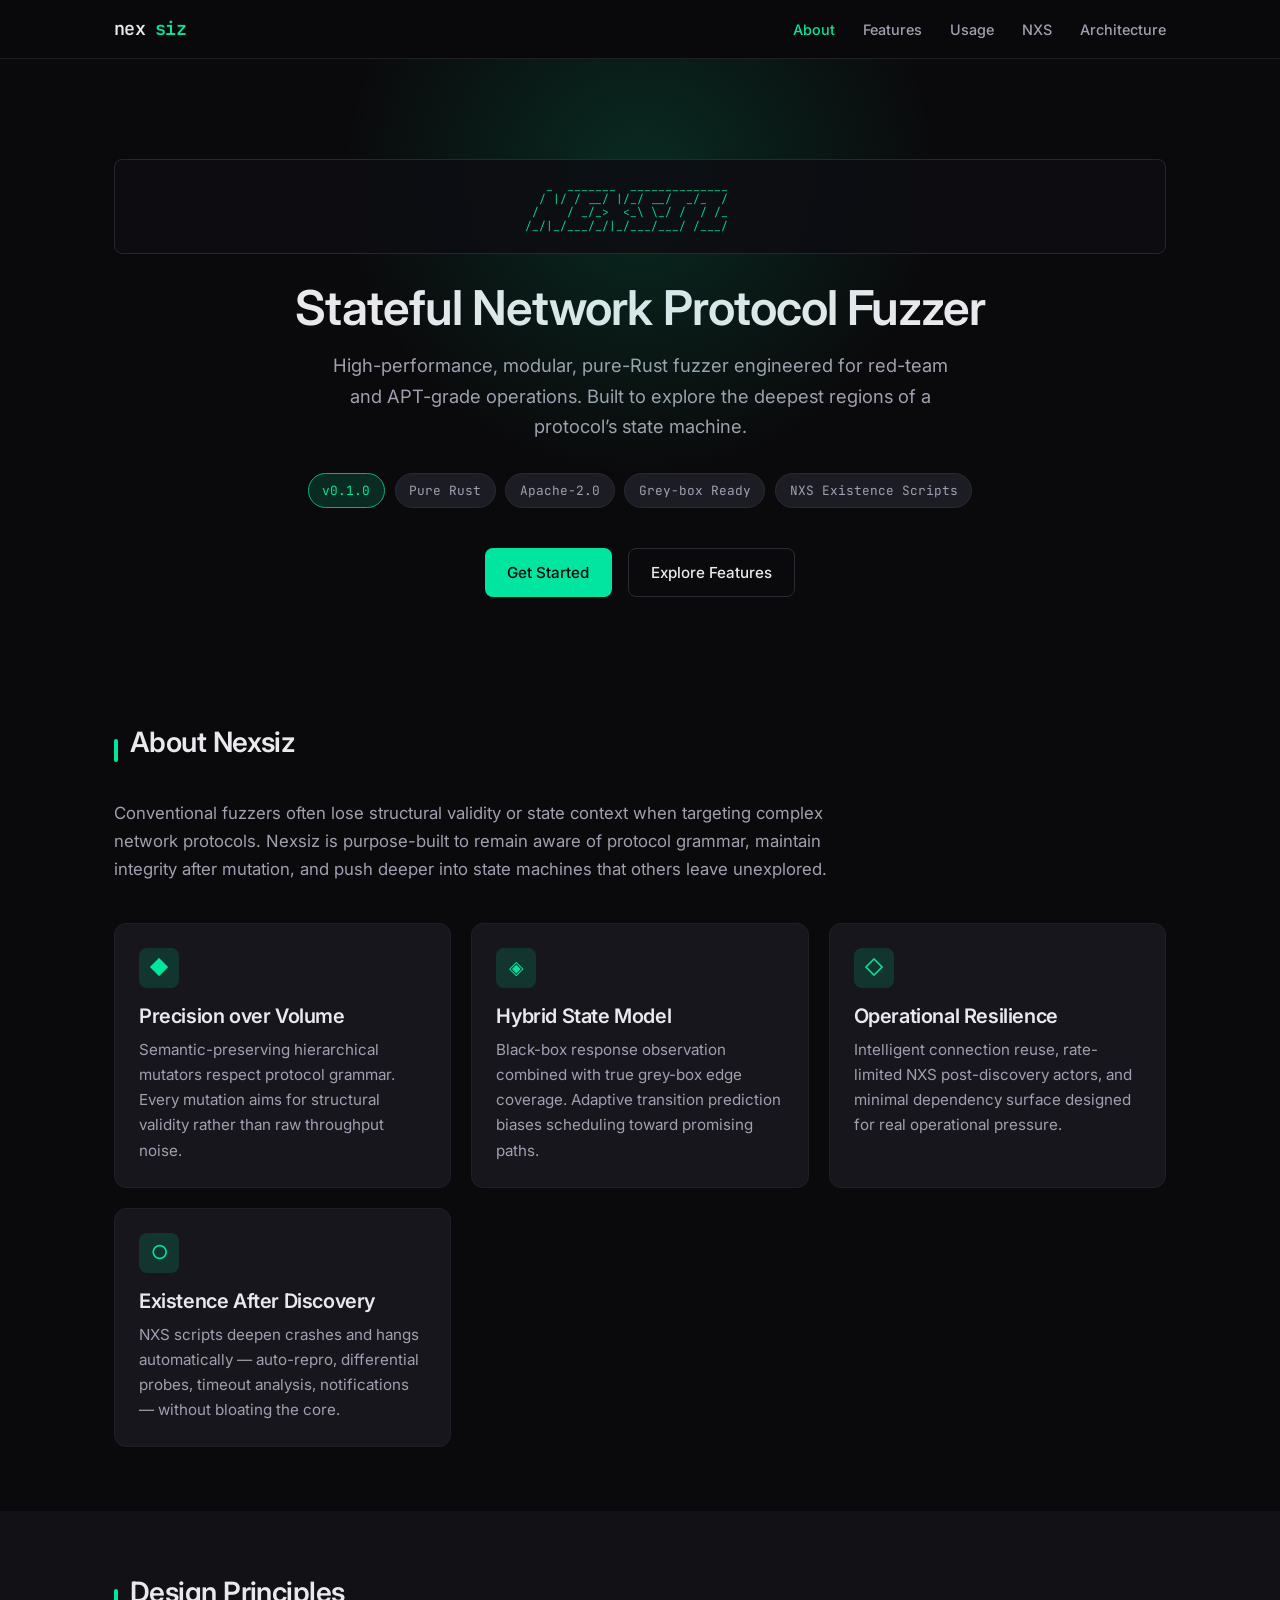
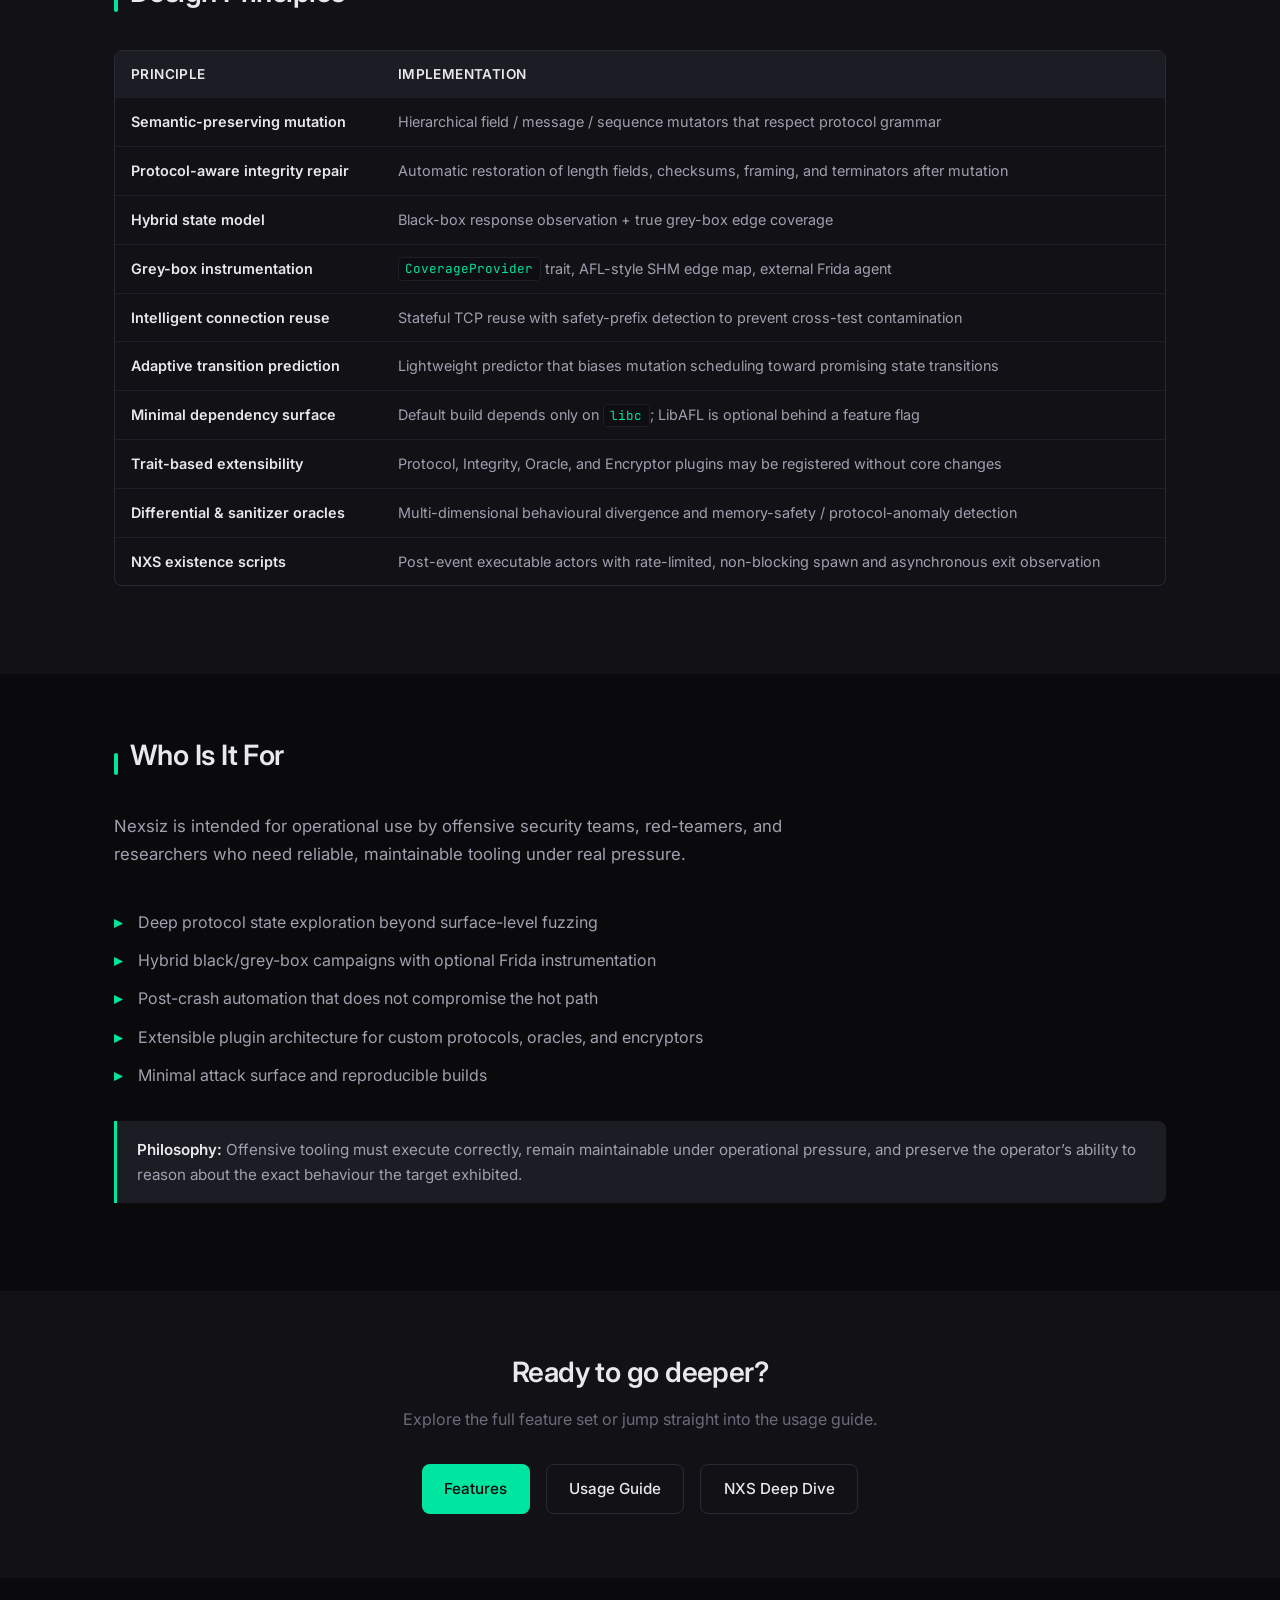
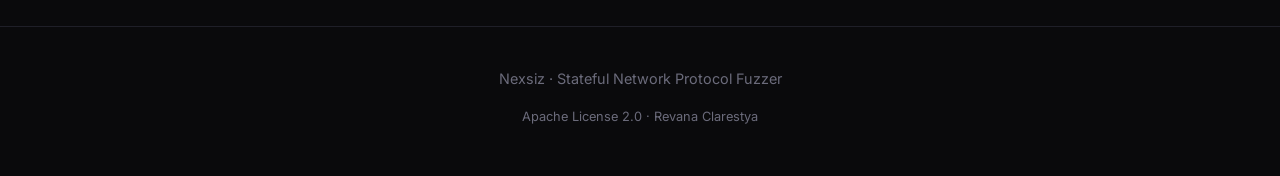
<file: index.html>
<!DOCTYPE html>
<html lang="en">
<head>
  <meta charset="UTF-8">
  <meta name="viewport" content="width=device-width, initial-scale=1.0">
  <meta name="description" content="Nexsiz – Stateful Network Protocol Fuzzer. Precision over noise. Depth over breadth.">
  <title>Nexsiz – Stateful Network Protocol Fuzzer</title>
  <link rel="stylesheet" href="css/style.css">
  <link rel="preconnect" href="https://fonts.googleapis.com">
  <link rel="preconnect" href="https://fonts.gstatic.com" crossorigin>
  <link href="https://fonts.googleapis.com/css2?family=Inter:wght@400;500;600;700&family=JetBrains+Mono:wght@400;500;600&display=swap" rel="stylesheet">
</head>
<body>
  <nav class="navbar">
    <div class="nav-inner">
      <a href="index.html" class="logo">nex<span>siz</span></a>
      <button class="nav-toggle" aria-label="Menu">☰</button>
      <ul class="nav-links">
        <li><a href="index.html" class="active">About</a></li>
        <li><a href="features.html">Features</a></li>
        <li><a href="usage.html">Usage</a></li>
        <li><a href="nxs.html">NXS</a></li>
        <li><a href="architecture.html">Architecture</a></li>
      </ul>
    </div>
  </nav>

  <header class="hero">
    <div class="container">
      <pre class="ascii-banner">   _  _______  ______________    
  / |/ / __/ |/_/ __/  _/_  /    
 /    / _/_>  &lt;_\ \_/ /  / /_    
/_/|_/___/_/|_/___/___/ /___/    </pre>
      <h1>Stateful Network Protocol Fuzzer</h1>
      <p class="tagline">
        High-performance, modular, pure-Rust fuzzer engineered for red-team and APT-grade operations.
        Built to explore the deepest regions of a protocol’s state machine.
      </p>
      <div class="hero-badges">
        <span class="badge accent">v0.1.0</span>
        <span class="badge">Pure Rust</span>
        <span class="badge">Apache-2.0</span>
        <span class="badge">Grey-box Ready</span>
        <span class="badge">NXS Existence Scripts</span>
      </div>
      <div class="btn-group">
        <a href="usage.html" class="btn btn-primary">Get Started</a>
        <a href="features.html" class="btn btn-secondary">Explore Features</a>
      </div>
    </div>
  </header>

  <main>
    <section>
      <div class="container">
        <div class="section-title">
          <h2>About Nexsiz</h2>
        </div>
        <p class="section-lead">
          Conventional fuzzers often lose structural validity or state context when targeting complex network protocols.
          Nexsiz is purpose-built to remain aware of protocol grammar, maintain integrity after mutation, and push deeper into state machines that others leave unexplored.
        </p>

        <div class="grid grid-2">
          <div class="card">
            <div class="card-icon">◆</div>
            <h3>Precision over Volume</h3>
            <p>Semantic-preserving hierarchical mutators respect protocol grammar. Every mutation aims for structural validity rather than raw throughput noise.</p>
          </div>
          <div class="card">
            <div class="card-icon">◈</div>
            <h3>Hybrid State Model</h3>
            <p>Black-box response observation combined with true grey-box edge coverage. Adaptive transition prediction biases scheduling toward promising paths.</p>
          </div>
          <div class="card">
            <div class="card-icon">◇</div>
            <h3>Operational Resilience</h3>
            <p>Intelligent connection reuse, rate-limited NXS post-discovery actors, and minimal dependency surface designed for real operational pressure.</p>
          </div>
          <div class="card">
            <div class="card-icon">○</div>
            <h3>Existence After Discovery</h3>
            <p>NXS scripts deepen crashes and hangs automatically — auto-repro, differential probes, timeout analysis, notifications — without bloating the core.</p>
          </div>
        </div>
      </div>
    </section>

    <section style="background: var(--bg-secondary);">
      <div class="container">
        <div class="section-title">
          <h2>Design Principles</h2>
        </div>
        <div class="table-wrap">
          <table>
            <thead>
              <tr>
                <th>Principle</th>
                <th>Implementation</th>
              </tr>
            </thead>
            <tbody>
              <tr>
                <td><strong>Semantic-preserving mutation</strong></td>
                <td>Hierarchical field / message / sequence mutators that respect protocol grammar</td>
              </tr>
              <tr>
                <td><strong>Protocol-aware integrity repair</strong></td>
                <td>Automatic restoration of length fields, checksums, framing, and terminators after mutation</td>
              </tr>
              <tr>
                <td><strong>Hybrid state model</strong></td>
                <td>Black-box response observation + true grey-box edge coverage</td>
              </tr>
              <tr>
                <td><strong>Grey-box instrumentation</strong></td>
                <td><code>CoverageProvider</code> trait, AFL-style SHM edge map, external Frida agent</td>
              </tr>
              <tr>
                <td><strong>Intelligent connection reuse</strong></td>
                <td>Stateful TCP reuse with safety-prefix detection to prevent cross-test contamination</td>
              </tr>
              <tr>
                <td><strong>Adaptive transition prediction</strong></td>
                <td>Lightweight predictor that biases mutation scheduling toward promising state transitions</td>
              </tr>
              <tr>
                <td><strong>Minimal dependency surface</strong></td>
                <td>Default build depends only on <code>libc</code>; LibAFL is optional behind a feature flag</td>
              </tr>
              <tr>
                <td><strong>Trait-based extensibility</strong></td>
                <td>Protocol, Integrity, Oracle, and Encryptor plugins may be registered without core changes</td>
              </tr>
              <tr>
                <td><strong>Differential &amp; sanitizer oracles</strong></td>
                <td>Multi-dimensional behavioural divergence and memory-safety / protocol-anomaly detection</td>
              </tr>
              <tr>
                <td><strong>NXS existence scripts</strong></td>
                <td>Post-event executable actors with rate-limited, non-blocking spawn and asynchronous exit observation</td>
              </tr>
            </tbody>
          </table>
        </div>
      </div>
    </section>

    <section>
      <div class="container">
        <div class="section-title">
          <h2>Who Is It For</h2>
        </div>
        <p class="section-lead">
          Nexsiz is intended for operational use by offensive security teams, red-teamers, and researchers who need reliable, maintainable tooling under real pressure.
        </p>
        <ul class="feature-list">
          <li>Deep protocol state exploration beyond surface-level fuzzing</li>
          <li>Hybrid black/grey-box campaigns with optional Frida instrumentation</li>
          <li>Post-crash automation that does not compromise the hot path</li>
          <li>Extensible plugin architecture for custom protocols, oracles, and encryptors</li>
          <li>Minimal attack surface and reproducible builds</li>
        </ul>
        <div class="callout mt-4">
          <p><strong>Philosophy:</strong> Offensive tooling must execute correctly, remain maintainable under operational pressure, and preserve the operator’s ability to reason about the exact behaviour the target exhibited.</p>
        </div>
      </div>
    </section>

    <section style="background: var(--bg-secondary);">
      <div class="container" style="text-align: center;">
        <h2 style="margin-bottom: 1rem;">Ready to go deeper?</h2>
        <p class="text-muted" style="margin-bottom: 2rem;">Explore the full feature set or jump straight into the usage guide.</p>
        <div class="btn-group">
          <a href="features.html" class="btn btn-primary">Features</a>
          <a href="usage.html" class="btn btn-secondary">Usage Guide</a>
          <a href="nxs.html" class="btn btn-secondary">NXS Deep Dive</a>
        </div>
      </div>
    </section>
  </main>

  <footer>
    <div class="container">
      <p>Nexsiz · Stateful Network Protocol Fuzzer</p>
      <p class="text-muted" style="margin-top: 1rem; font-size: 0.8rem;">Apache License 2.0 · Revana Clarestya</p>
    </div>
  </footer>

  <script src="js/main.js"></script>
</body>
</html>
</file>
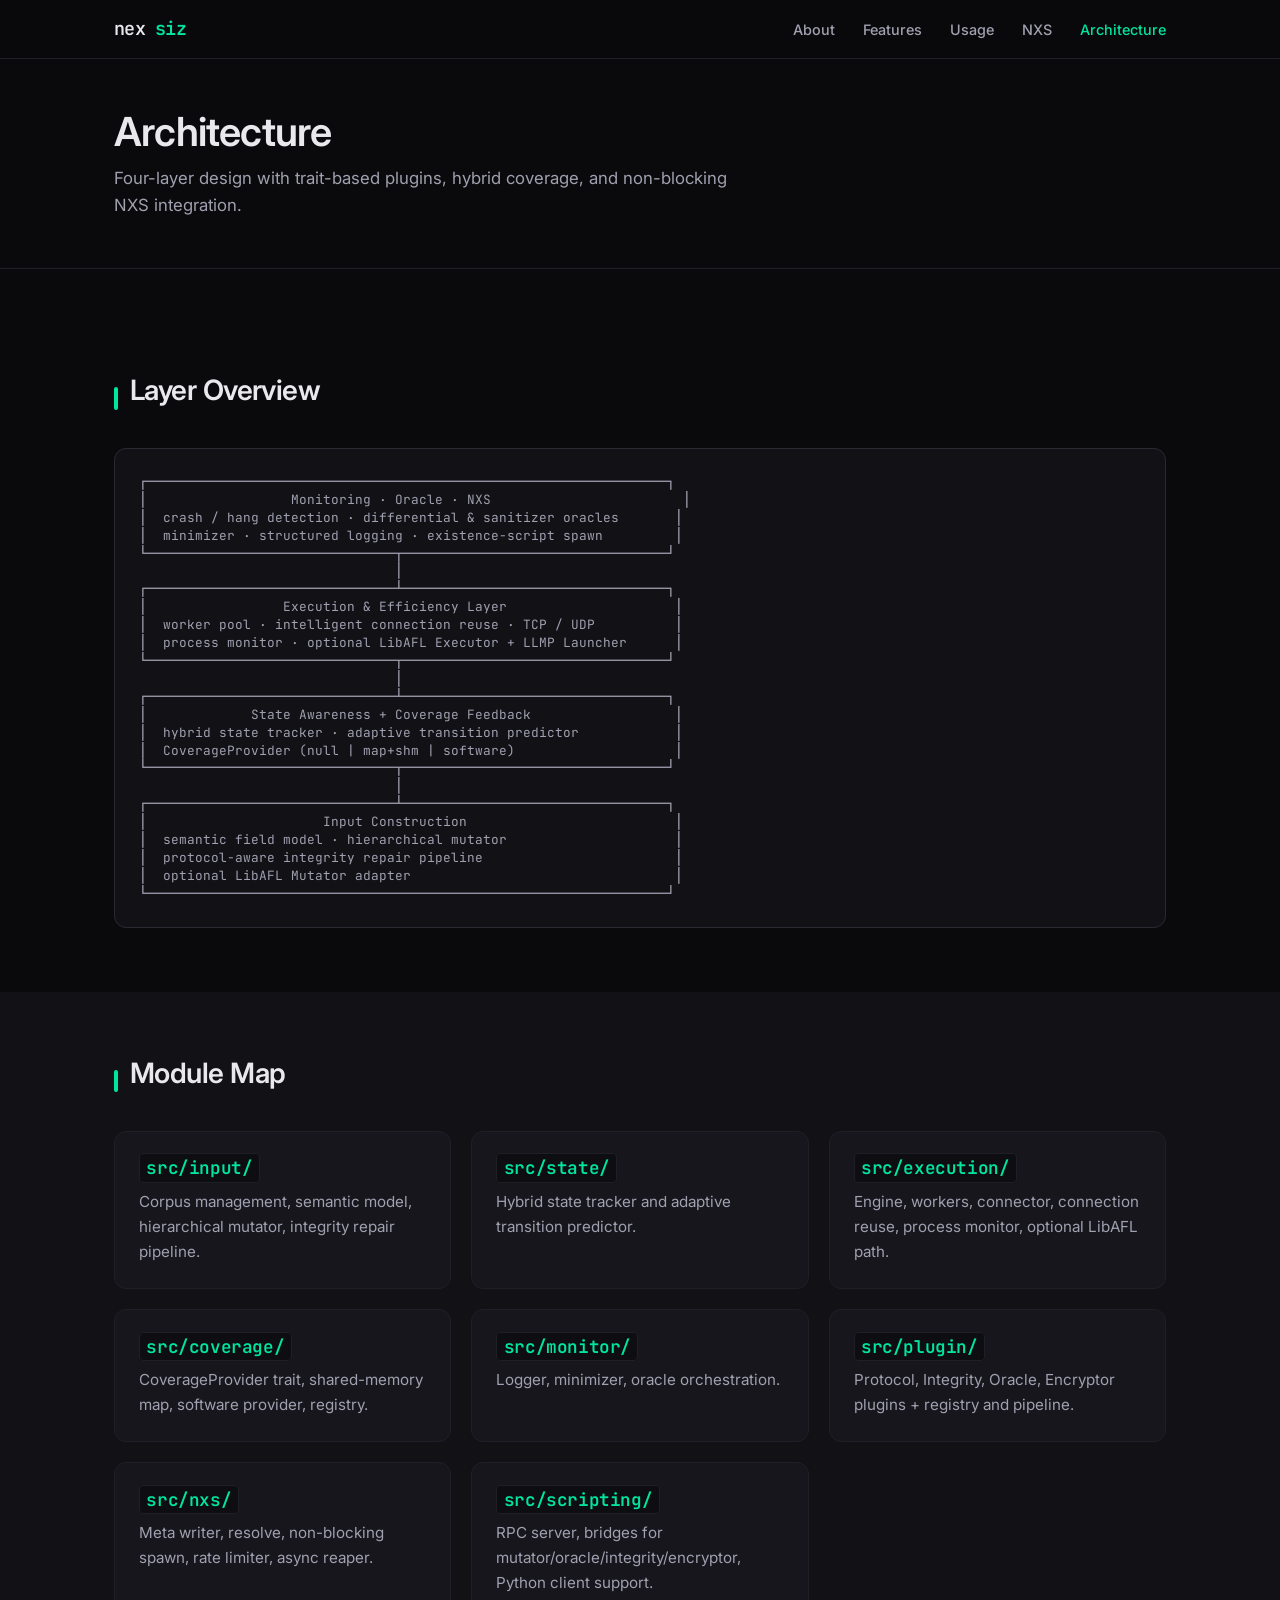
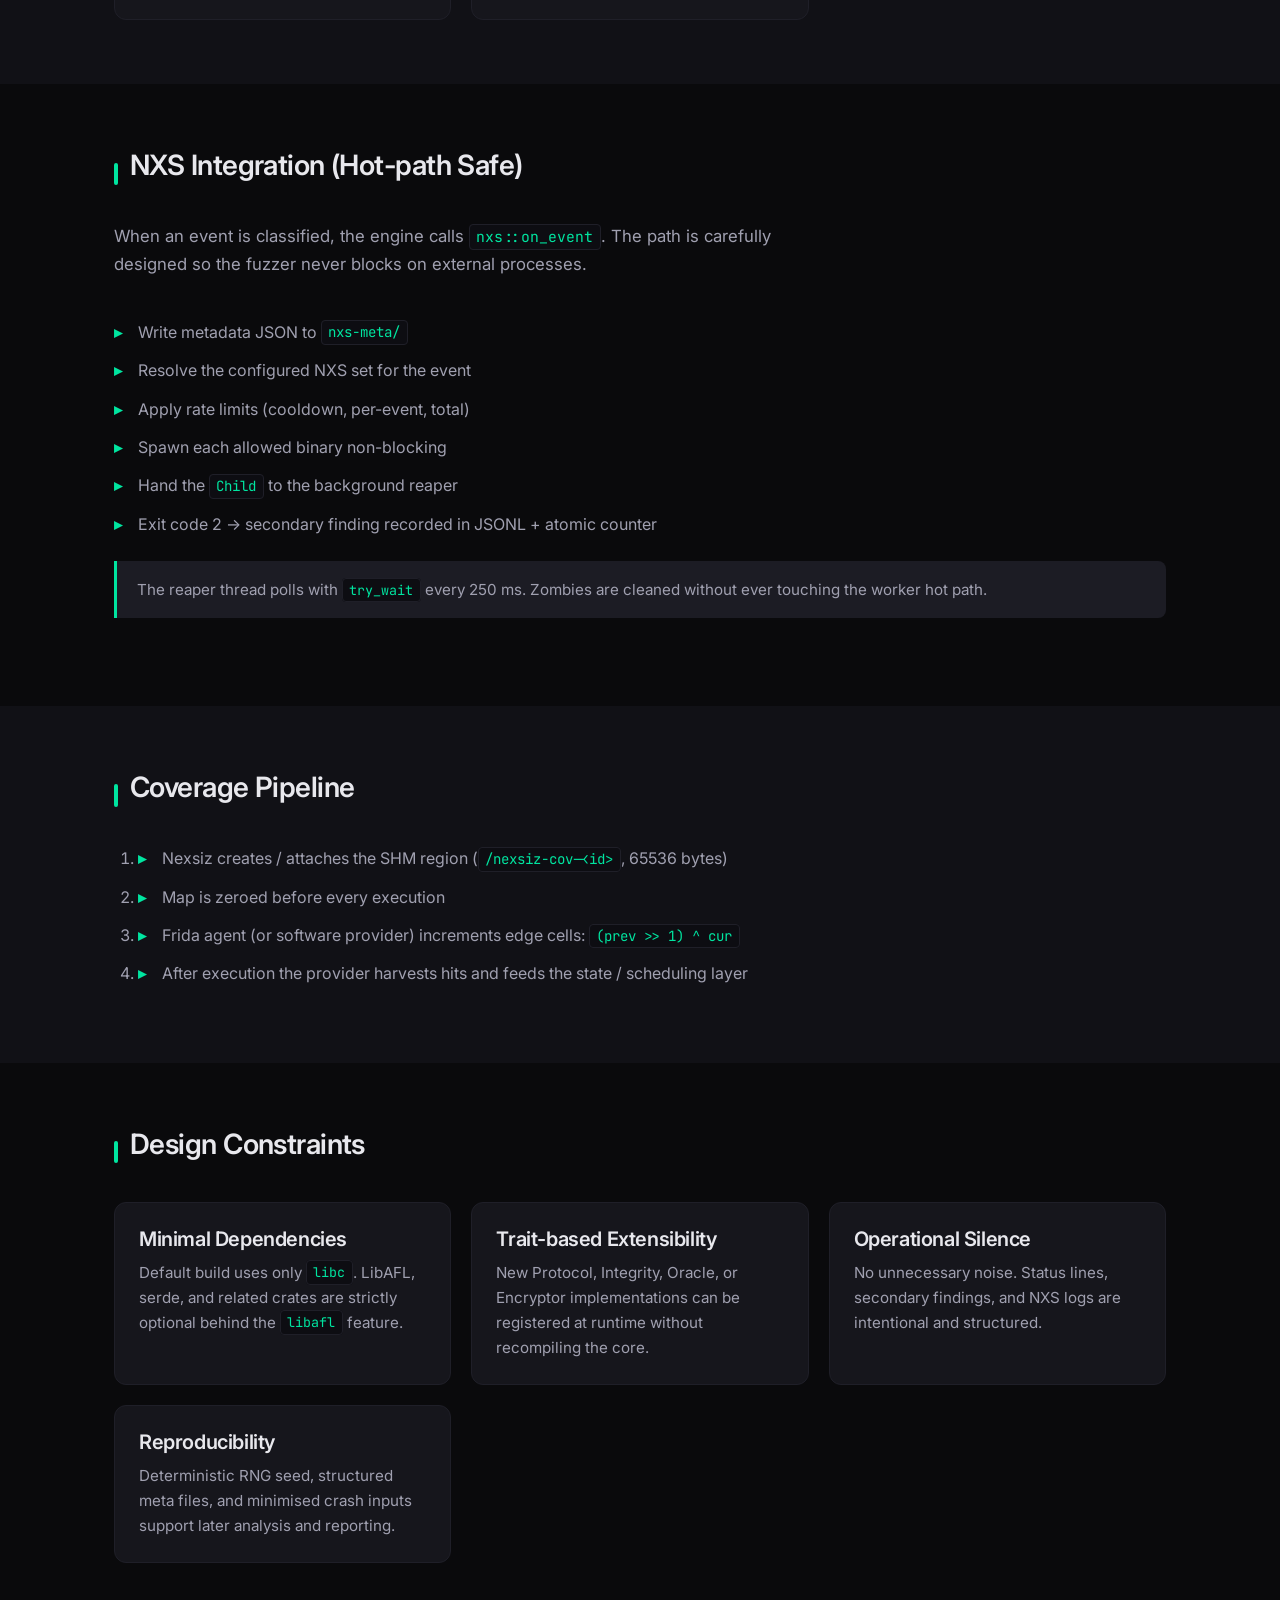
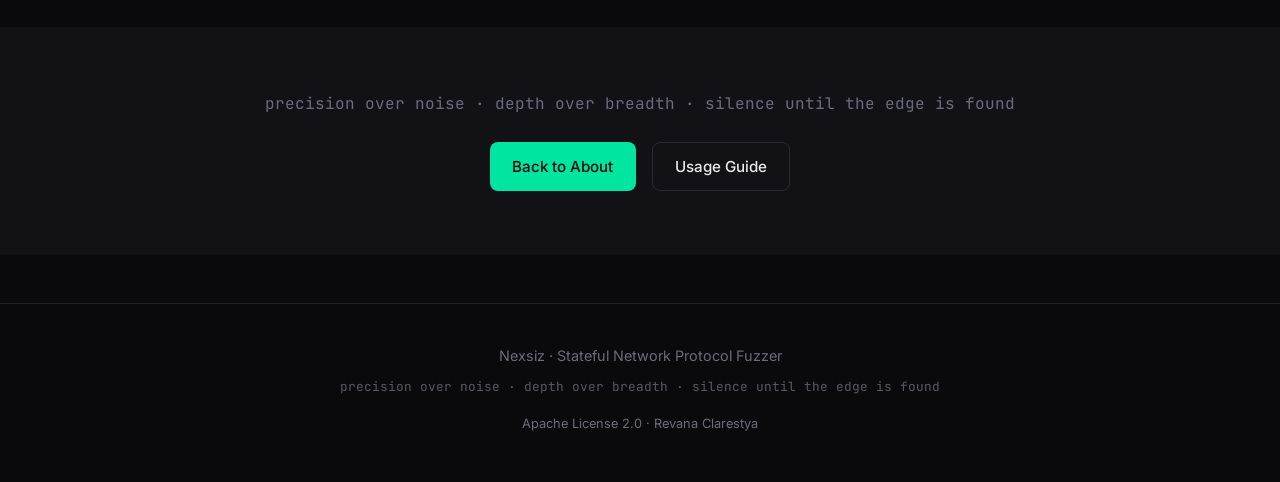
<file: architecture.html>
<!DOCTYPE html>
<html lang="en">
<head>
  <meta charset="UTF-8">
  <meta name="viewport" content="width=device-width, initial-scale=1.0">
  <meta name="description" content="Nexsiz Architecture – four-layer design, plugins, coverage, and NXS integration.">
  <title>Architecture – Nexsiz</title>
  <link rel="stylesheet" href="css/style.css">
  <link rel="preconnect" href="https://fonts.googleapis.com">
  <link rel="preconnect" href="https://fonts.gstatic.com" crossorigin>
  <link href="https://fonts.googleapis.com/css2?family=Inter:wght@400;500;600;700&family=JetBrains+Mono:wght@400;500;600&display=swap" rel="stylesheet">
</head>
<body>
  <nav class="navbar">
    <div class="nav-inner">
      <a href="index.html" class="logo">nex<span>siz</span></a>
      <button class="nav-toggle" aria-label="Menu">☰</button>
      <ul class="nav-links">
        <li><a href="index.html">About</a></li>
        <li><a href="features.html">Features</a></li>
        <li><a href="usage.html">Usage</a></li>
        <li><a href="nxs.html">NXS</a></li>
        <li><a href="architecture.html" class="active">Architecture</a></li>
      </ul>
    </div>
  </nav>

  <header class="page-header">
    <div class="container">
      <h1>Architecture</h1>
      <p>Four-layer design with trait-based plugins, hybrid coverage, and non-blocking NXS integration.</p>
    </div>
  </header>

  <main>
    <section>
      <div class="container">
        <div class="section-title"><h2>Layer Overview</h2></div>
        <div class="arch-box">┌─────────────────────────────────────────────────────────────────┐
│                  Monitoring · Oracle · NXS                        │
│  crash / hang detection · differential &amp; sanitizer oracles       │
│  minimizer · structured logging · existence-script spawn         │
└───────────────────────────────┬─────────────────────────────────┘
                                │
┌───────────────────────────────┴─────────────────────────────────┐
│                 Execution &amp; Efficiency Layer                     │
│  worker pool · intelligent connection reuse · TCP / UDP          │
│  process monitor · optional LibAFL Executor + LLMP Launcher      │
└───────────────────────────────┬─────────────────────────────────┘
                                │
┌───────────────────────────────┴─────────────────────────────────┐
│             State Awareness + Coverage Feedback                  │
│  hybrid state tracker · adaptive transition predictor            │
│  CoverageProvider (null | map+shm | software)                    │
└───────────────────────────────┬─────────────────────────────────┘
                                │
┌───────────────────────────────┴─────────────────────────────────┐
│                      Input Construction                          │
│  semantic field model · hierarchical mutator                     │
│  protocol-aware integrity repair pipeline                        │
│  optional LibAFL Mutator adapter                                 │
└─────────────────────────────────────────────────────────────────┘</div>
      </div>
    </section>

    <section style="background: var(--bg-secondary);">
      <div class="container">
        <div class="section-title"><h2>Module Map</h2></div>
        <div class="grid grid-2">
          <div class="card">
            <h3><code>src/input/</code></h3>
            <p>Corpus management, semantic model, hierarchical mutator, integrity repair pipeline.</p>
          </div>
          <div class="card">
            <h3><code>src/state/</code></h3>
            <p>Hybrid state tracker and adaptive transition predictor.</p>
          </div>
          <div class="card">
            <h3><code>src/execution/</code></h3>
            <p>Engine, workers, connector, connection reuse, process monitor, optional LibAFL path.</p>
          </div>
          <div class="card">
            <h3><code>src/coverage/</code></h3>
            <p>CoverageProvider trait, shared-memory map, software provider, registry.</p>
          </div>
          <div class="card">
            <h3><code>src/monitor/</code></h3>
            <p>Logger, minimizer, oracle orchestration.</p>
          </div>
          <div class="card">
            <h3><code>src/plugin/</code></h3>
            <p>Protocol, Integrity, Oracle, Encryptor plugins + registry and pipeline.</p>
          </div>
          <div class="card">
            <h3><code>src/nxs/</code></h3>
            <p>Meta writer, resolve, non-blocking spawn, rate limiter, async reaper.</p>
          </div>
          <div class="card">
            <h3><code>src/scripting/</code></h3>
            <p>RPC server, bridges for mutator/oracle/integrity/encryptor, Python client support.</p>
          </div>
        </div>
      </div>
    </section>

    <section>
      <div class="container">
        <div class="section-title"><h2>NXS Integration (Hot-path Safe)</h2></div>
        <p class="section-lead">When an event is classified, the engine calls <code>nxs::on_event</code>. The path is carefully designed so the fuzzer never blocks on external processes.</p>
        <ul class="feature-list">
          <li>Write metadata JSON to <code>nxs-meta/</code></li>
          <li>Resolve the configured NXS set for the event</li>
          <li>Apply rate limits (cooldown, per-event, total)</li>
          <li>Spawn each allowed binary non-blocking</li>
          <li>Hand the <code>Child</code> to the background reaper</li>
          <li>Exit code 2 → secondary finding recorded in JSONL + atomic counter</li>
        </ul>
        <div class="callout mt-3">
          <p>The reaper thread polls with <code>try_wait</code> every 250 ms. Zombies are cleaned without ever touching the worker hot path.</p>
        </div>
      </div>
    </section>

    <section style="background: var(--bg-secondary);">
      <div class="container">
        <div class="section-title"><h2>Coverage Pipeline</h2></div>
        <ol class="feature-list" style="list-style: decimal; padding-left: 1.5rem;">
          <li>Nexsiz creates / attaches the SHM region (<code>/nexsiz-cov-&lt;id&gt;</code>, 65536 bytes)</li>
          <li>Map is zeroed before every execution</li>
          <li>Frida agent (or software provider) increments edge cells: <code>(prev &gt;&gt; 1) ^ cur</code></li>
          <li>After execution the provider harvests hits and feeds the state / scheduling layer</li>
        </ol>
      </div>
    </section>

    <section>
      <div class="container">
        <div class="section-title"><h2>Design Constraints</h2></div>
        <div class="grid grid-2">
          <div class="card">
            <h3>Minimal Dependencies</h3>
            <p>Default build uses only <code>libc</code>. LibAFL, serde, and related crates are strictly optional behind the <code>libafl</code> feature.</p>
          </div>
          <div class="card">
            <h3>Trait-based Extensibility</h3>
            <p>New Protocol, Integrity, Oracle, or Encryptor implementations can be registered at runtime without recompiling the core.</p>
          </div>
          <div class="card">
            <h3>Operational Silence</h3>
            <p>No unnecessary noise. Status lines, secondary findings, and NXS logs are intentional and structured.</p>
          </div>
          <div class="card">
            <h3>Reproducibility</h3>
            <p>Deterministic RNG seed, structured meta files, and minimised crash inputs support later analysis and reporting.</p>
          </div>
        </div>
      </div>
    </section>

    <section style="background: var(--bg-secondary);">
      <div class="container" style="text-align: center;">
        <p class="mono text-muted" style="margin-bottom: 1.5rem;">precision over noise · depth over breadth · silence until the edge is found</p>
        <div class="btn-group">
          <a href="index.html" class="btn btn-primary">Back to About</a>
          <a href="usage.html" class="btn btn-secondary">Usage Guide</a>
        </div>
      </div>
    </section>
  </main>

  <footer>
    <div class="container">
      <p>Nexsiz · Stateful Network Protocol Fuzzer</p>
      <p class="tagline-footer">precision over noise · depth over breadth · silence until the edge is found</p>
      <p class="text-muted" style="margin-top: 1rem; font-size: 0.8rem;">Apache License 2.0 · Revana Clarestya</p>
    </div>
  </footer>

  <script src="js/main.js"></script>
</body>
</html>
</file>
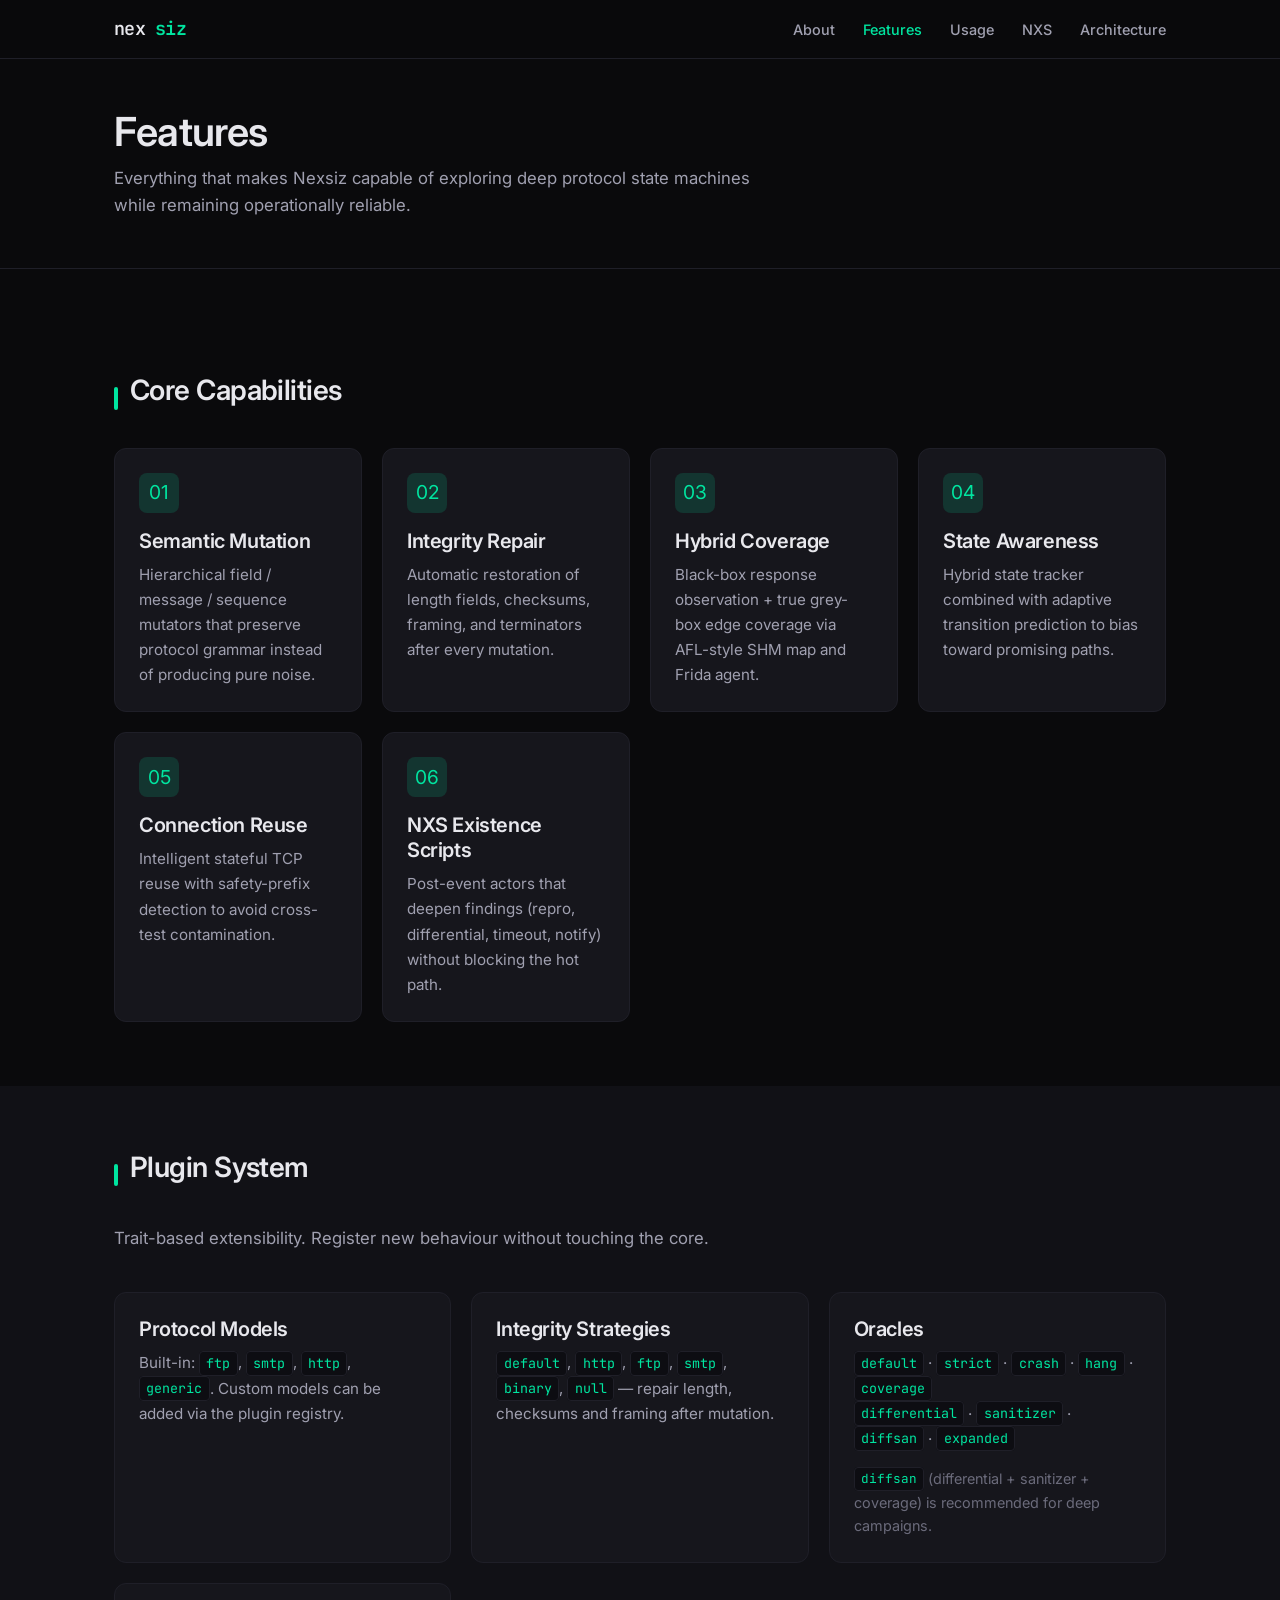
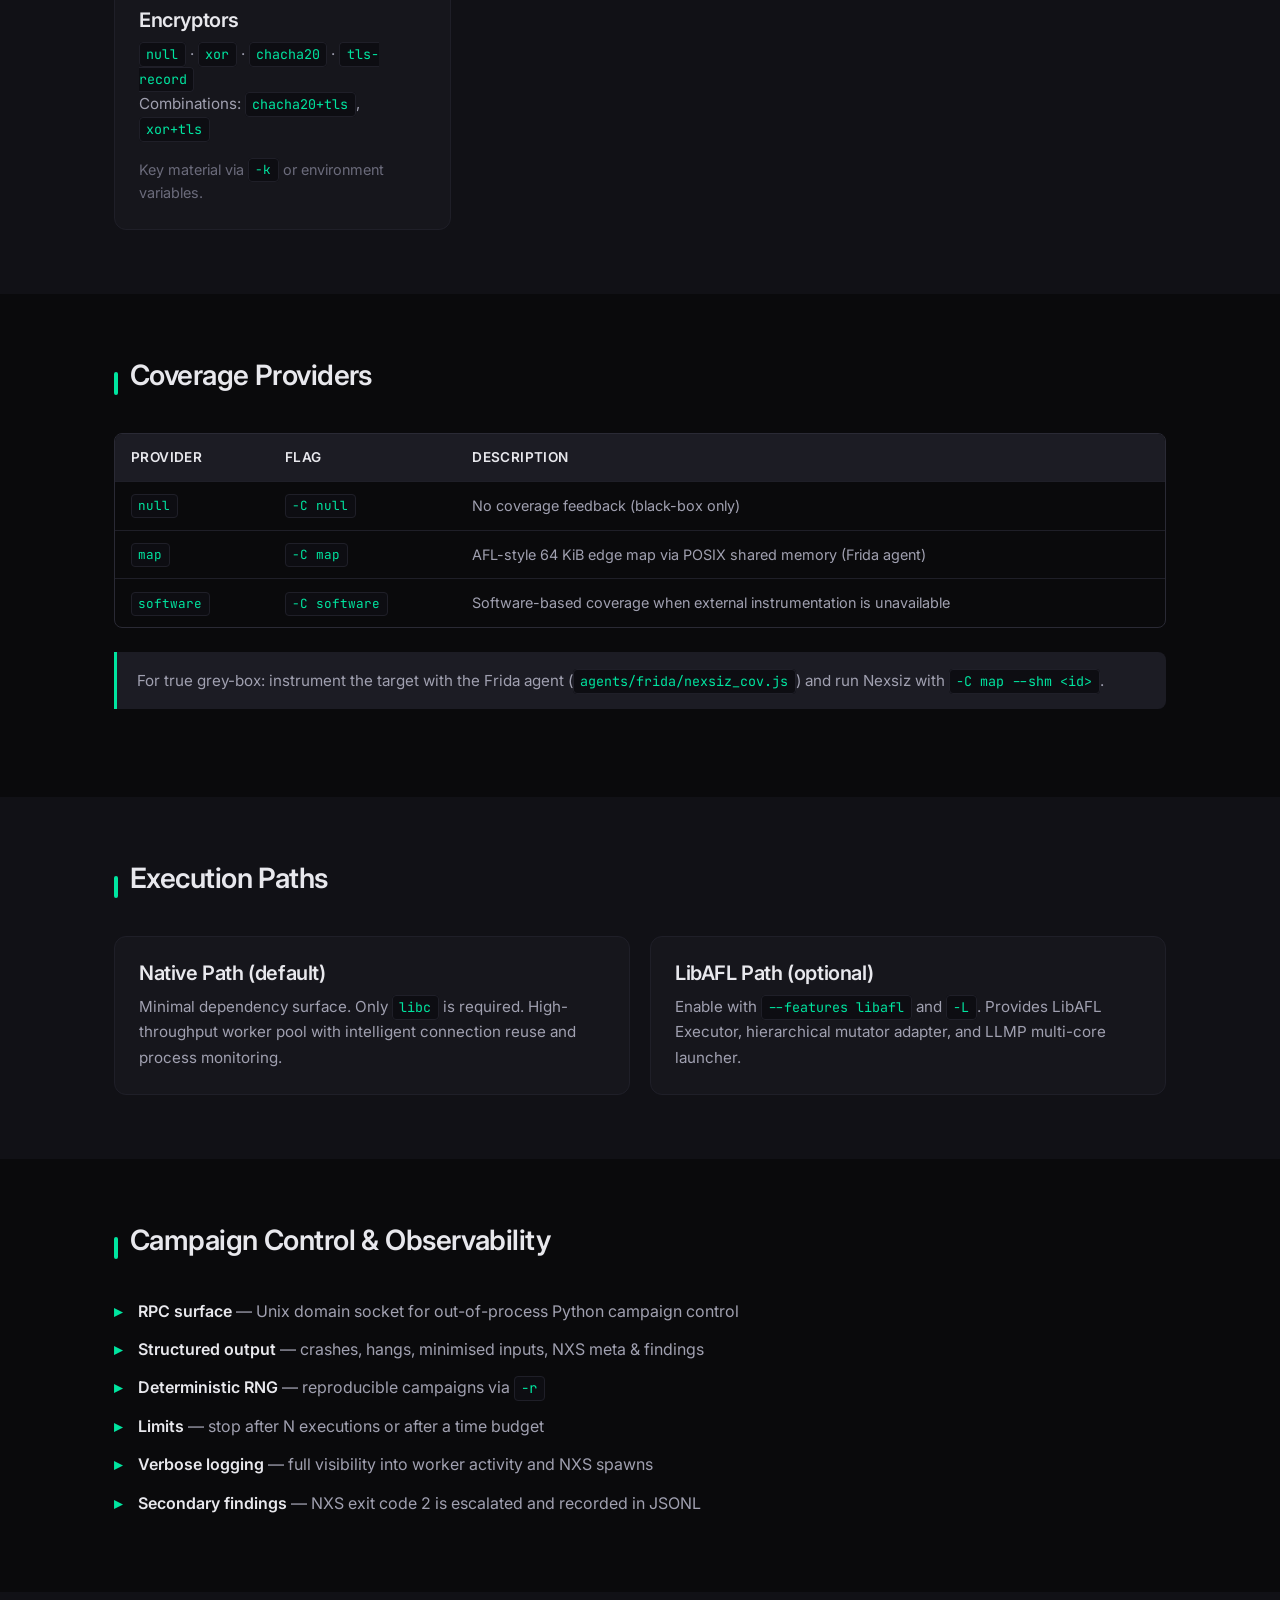
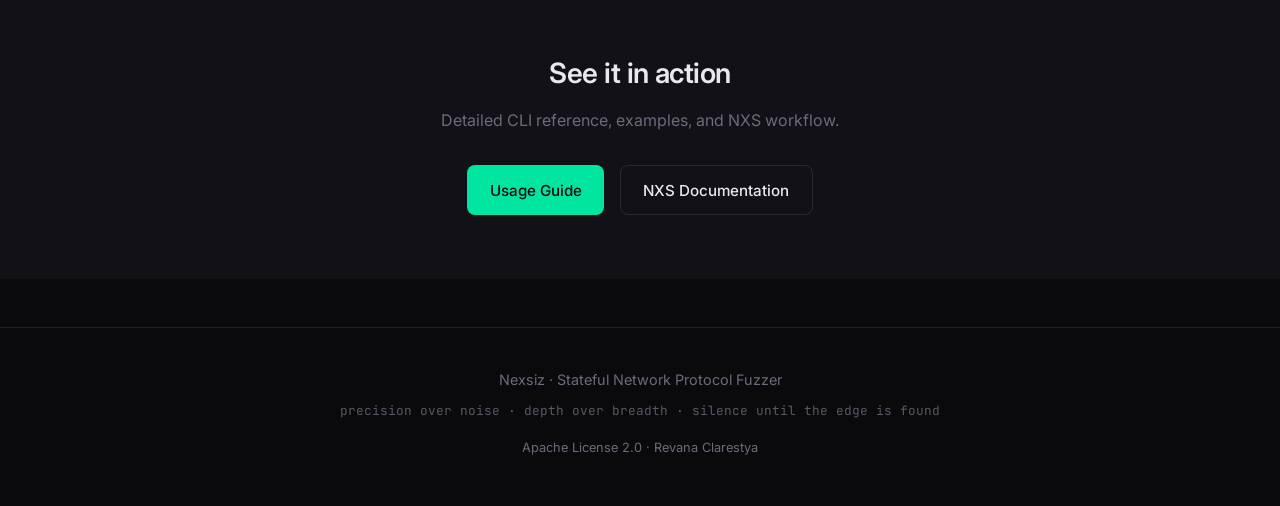
<file: features.html>
<!DOCTYPE html>
<html lang="en">
<head>
  <meta charset="UTF-8">
  <meta name="viewport" content="width=device-width, initial-scale=1.0">
  <meta name="description" content="Nexsiz Features – Semantic mutation, hybrid coverage, NXS, oracles, plugins and more.">
  <title>Features – Nexsiz</title>
  <link rel="stylesheet" href="css/style.css">
  <link rel="preconnect" href="https://fonts.googleapis.com">
  <link rel="preconnect" href="https://fonts.gstatic.com" crossorigin>
  <link href="https://fonts.googleapis.com/css2?family=Inter:wght@400;500;600;700&family=JetBrains+Mono:wght@400;500;600&display=swap" rel="stylesheet">
</head>
<body>
  <nav class="navbar">
    <div class="nav-inner">
      <a href="index.html" class="logo">nex<span>siz</span></a>
      <button class="nav-toggle" aria-label="Menu">☰</button>
      <ul class="nav-links">
        <li><a href="index.html">About</a></li>
        <li><a href="features.html" class="active">Features</a></li>
        <li><a href="usage.html">Usage</a></li>
        <li><a href="nxs.html">NXS</a></li>
        <li><a href="architecture.html">Architecture</a></li>
      </ul>
    </div>
  </nav>

  <header class="page-header">
    <div class="container">
      <h1>Features</h1>
      <p>Everything that makes Nexsiz capable of exploring deep protocol state machines while remaining operationally reliable.</p>
    </div>
  </header>

  <main>
    <section>
      <div class="container">
        <div class="section-title"><h2>Core Capabilities</h2></div>
        <div class="grid grid-3">
          <div class="card">
            <div class="card-icon">01</div>
            <h3>Semantic Mutation</h3>
            <p>Hierarchical field / message / sequence mutators that preserve protocol grammar instead of producing pure noise.</p>
          </div>
          <div class="card">
            <div class="card-icon">02</div>
            <h3>Integrity Repair</h3>
            <p>Automatic restoration of length fields, checksums, framing, and terminators after every mutation.</p>
          </div>
          <div class="card">
            <div class="card-icon">03</div>
            <h3>Hybrid Coverage</h3>
            <p>Black-box response observation + true grey-box edge coverage via AFL-style SHM map and Frida agent.</p>
          </div>
          <div class="card">
            <div class="card-icon">04</div>
            <h3>State Awareness</h3>
            <p>Hybrid state tracker combined with adaptive transition prediction to bias toward promising paths.</p>
          </div>
          <div class="card">
            <div class="card-icon">05</div>
            <h3>Connection Reuse</h3>
            <p>Intelligent stateful TCP reuse with safety-prefix detection to avoid cross-test contamination.</p>
          </div>
          <div class="card">
            <div class="card-icon">06</div>
            <h3>NXS Existence Scripts</h3>
            <p>Post-event actors that deepen findings (repro, differential, timeout, notify) without blocking the hot path.</p>
          </div>
        </div>
      </div>
    </section>

    <section style="background: var(--bg-secondary);">
      <div class="container">
        <div class="section-title"><h2>Plugin System</h2></div>
        <p class="section-lead">Trait-based extensibility. Register new behaviour without touching the core.</p>

        <div class="grid grid-2">
          <div class="card">
            <h3>Protocol Models</h3>
            <p>Built-in: <code>ftp</code>, <code>smtp</code>, <code>http</code>, <code>generic</code>. Custom models can be added via the plugin registry.</p>
          </div>
          <div class="card">
            <h3>Integrity Strategies</h3>
            <p><code>default</code>, <code>http</code>, <code>ftp</code>, <code>smtp</code>, <code>binary</code>, <code>null</code> — repair length, checksums and framing after mutation.</p>
          </div>
          <div class="card">
            <h3>Oracles</h3>
            <p>
              <code>default</code> · <code>strict</code> · <code>crash</code> · <code>hang</code> · <code>coverage</code><br>
              <code>differential</code> · <code>sanitizer</code> · <code>diffsan</code> · <code>expanded</code>
            </p>
            <p class="mt-2 text-muted" style="font-size: 0.9rem;">
              <code>diffsan</code> (differential + sanitizer + coverage) is recommended for deep campaigns.
            </p>
          </div>
          <div class="card">
            <h3>Encryptors</h3>
            <p>
              <code>null</code> · <code>xor</code> · <code>chacha20</code> · <code>tls-record</code><br>
              Combinations: <code>chacha20+tls</code>, <code>xor+tls</code>
            </p>
            <p class="mt-2 text-muted" style="font-size: 0.9rem;">Key material via <code>-k</code> or environment variables.</p>
          </div>
        </div>
      </div>
    </section>

    <section>
      <div class="container">
        <div class="section-title"><h2>Coverage Providers</h2></div>
        <div class="table-wrap">
          <table>
            <thead>
              <tr>
                <th>Provider</th>
                <th>Flag</th>
                <th>Description</th>
              </tr>
            </thead>
            <tbody>
              <tr>
                <td><code>null</code></td>
                <td><code>-C null</code></td>
                <td>No coverage feedback (black-box only)</td>
              </tr>
              <tr>
                <td><code>map</code></td>
                <td><code>-C map</code></td>
                <td>AFL-style 64 KiB edge map via POSIX shared memory (Frida agent)</td>
              </tr>
              <tr>
                <td><code>software</code></td>
                <td><code>-C software</code></td>
                <td>Software-based coverage when external instrumentation is unavailable</td>
              </tr>
            </tbody>
          </table>
        </div>
        <div class="callout">
          <p>For true grey-box: instrument the target with the Frida agent (<code>agents/frida/nexsiz_cov.js</code>) and run Nexsiz with <code>-C map --shm &lt;id&gt;</code>.</p>
        </div>
      </div>
    </section>

    <section style="background: var(--bg-secondary);">
      <div class="container">
        <div class="section-title"><h2>Execution Paths</h2></div>
        <div class="grid grid-2">
          <div class="card">
            <h3>Native Path (default)</h3>
            <p>Minimal dependency surface. Only <code>libc</code> is required. High-throughput worker pool with intelligent connection reuse and process monitoring.</p>
          </div>
          <div class="card">
            <h3>LibAFL Path (optional)</h3>
            <p>Enable with <code>--features libafl</code> and <code>-L</code>. Provides LibAFL Executor, hierarchical mutator adapter, and LLMP multi-core launcher.</p>
          </div>
        </div>
      </div>
    </section>

    <section>
      <div class="container">
        <div class="section-title"><h2>Campaign Control &amp; Observability</h2></div>
        <ul class="feature-list">
          <li><strong>RPC surface</strong> — Unix domain socket for out-of-process Python campaign control</li>
          <li><strong>Structured output</strong> — crashes, hangs, minimised inputs, NXS meta &amp; findings</li>
          <li><strong>Deterministic RNG</strong> — reproducible campaigns via <code>-r</code></li>
          <li><strong>Limits</strong> — stop after N executions or after a time budget</li>
          <li><strong>Verbose logging</strong> — full visibility into worker activity and NXS spawns</li>
          <li><strong>Secondary findings</strong> — NXS exit code 2 is escalated and recorded in JSONL</li>
        </ul>
      </div>
    </section>

    <section style="background: var(--bg-secondary);">
      <div class="container" style="text-align: center;">
        <h2 style="margin-bottom: 1rem;">See it in action</h2>
        <p class="text-muted" style="margin-bottom: 2rem;">Detailed CLI reference, examples, and NXS workflow.</p>
        <div class="btn-group">
          <a href="usage.html" class="btn btn-primary">Usage Guide</a>
          <a href="nxs.html" class="btn btn-secondary">NXS Documentation</a>
        </div>
      </div>
    </section>
  </main>

  <footer>
    <div class="container">
      <p>Nexsiz · Stateful Network Protocol Fuzzer</p>
      <p class="tagline-footer">precision over noise · depth over breadth · silence until the edge is found</p>
      <p class="text-muted" style="margin-top: 1rem; font-size: 0.8rem;">Apache License 2.0 · Revana Clarestya</p>
    </div>
  </footer>

  <script src="js/main.js"></script>
</body>
</html>
</file>
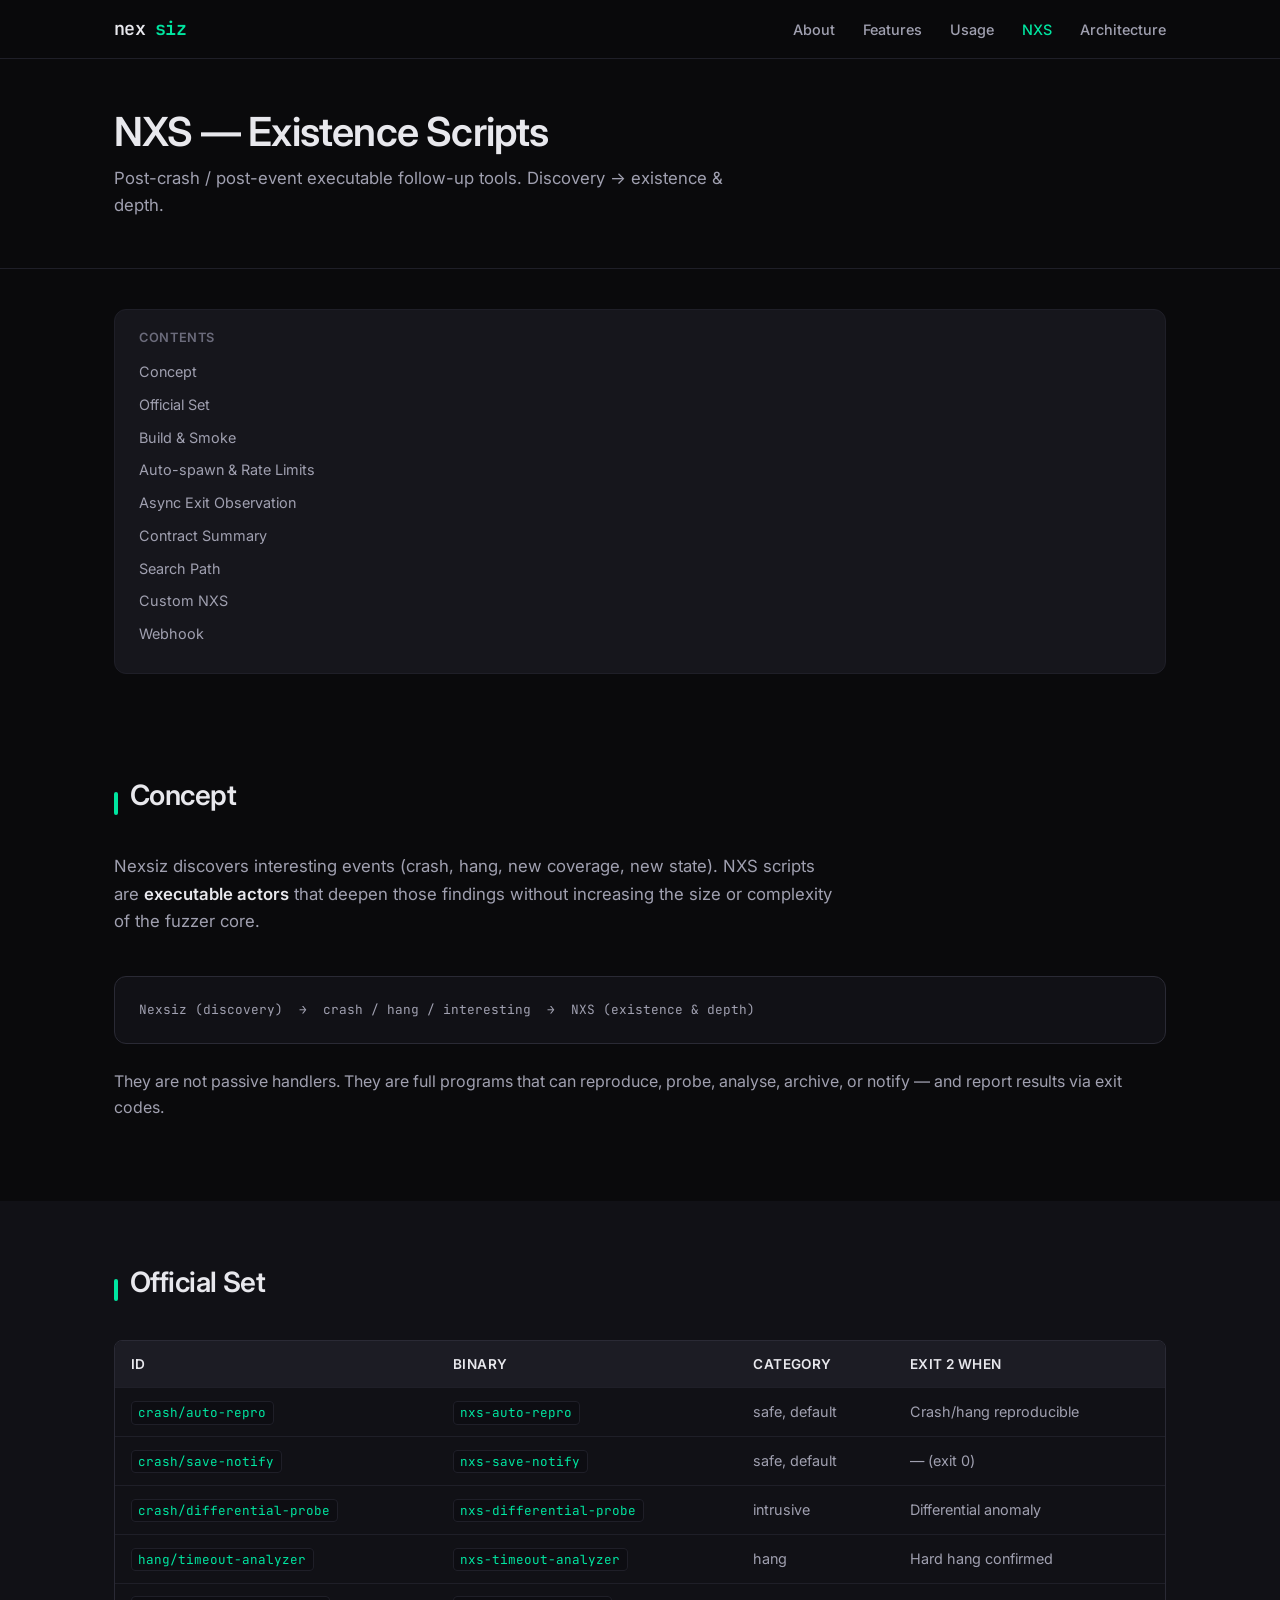
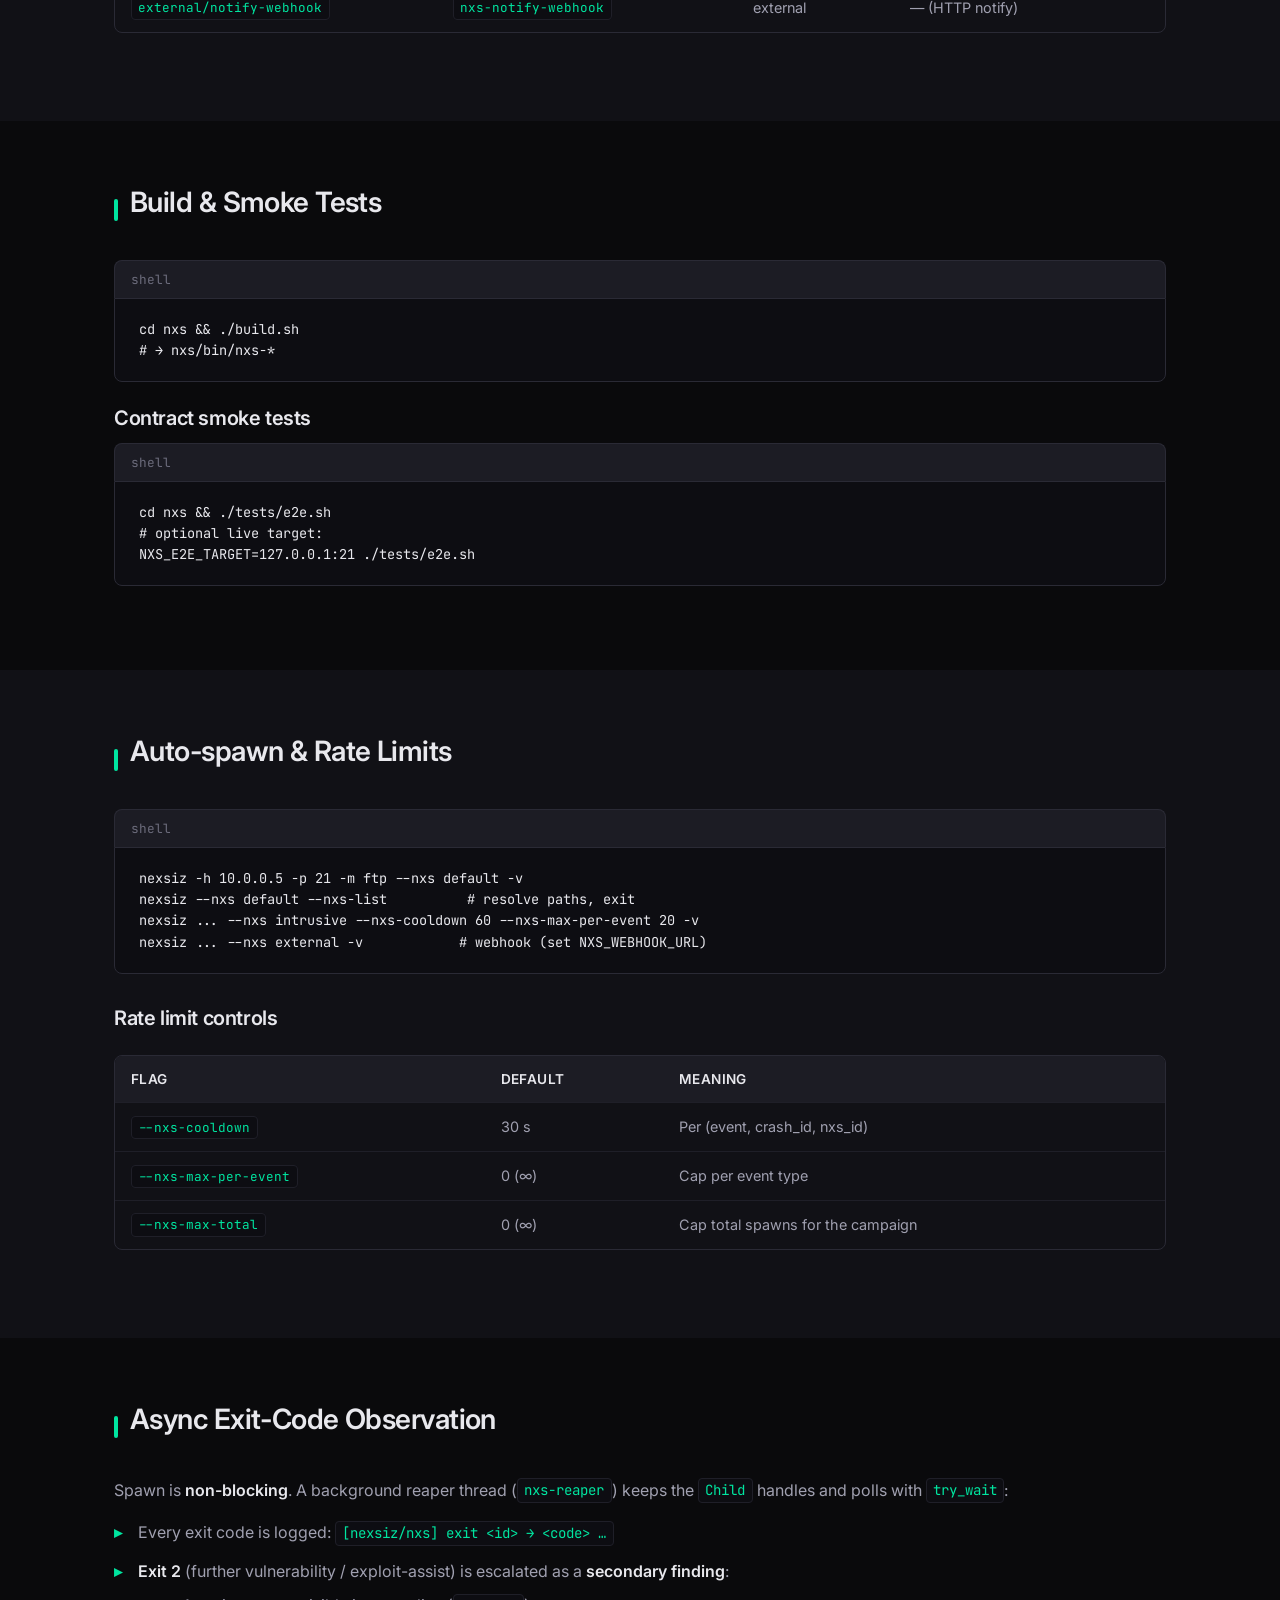
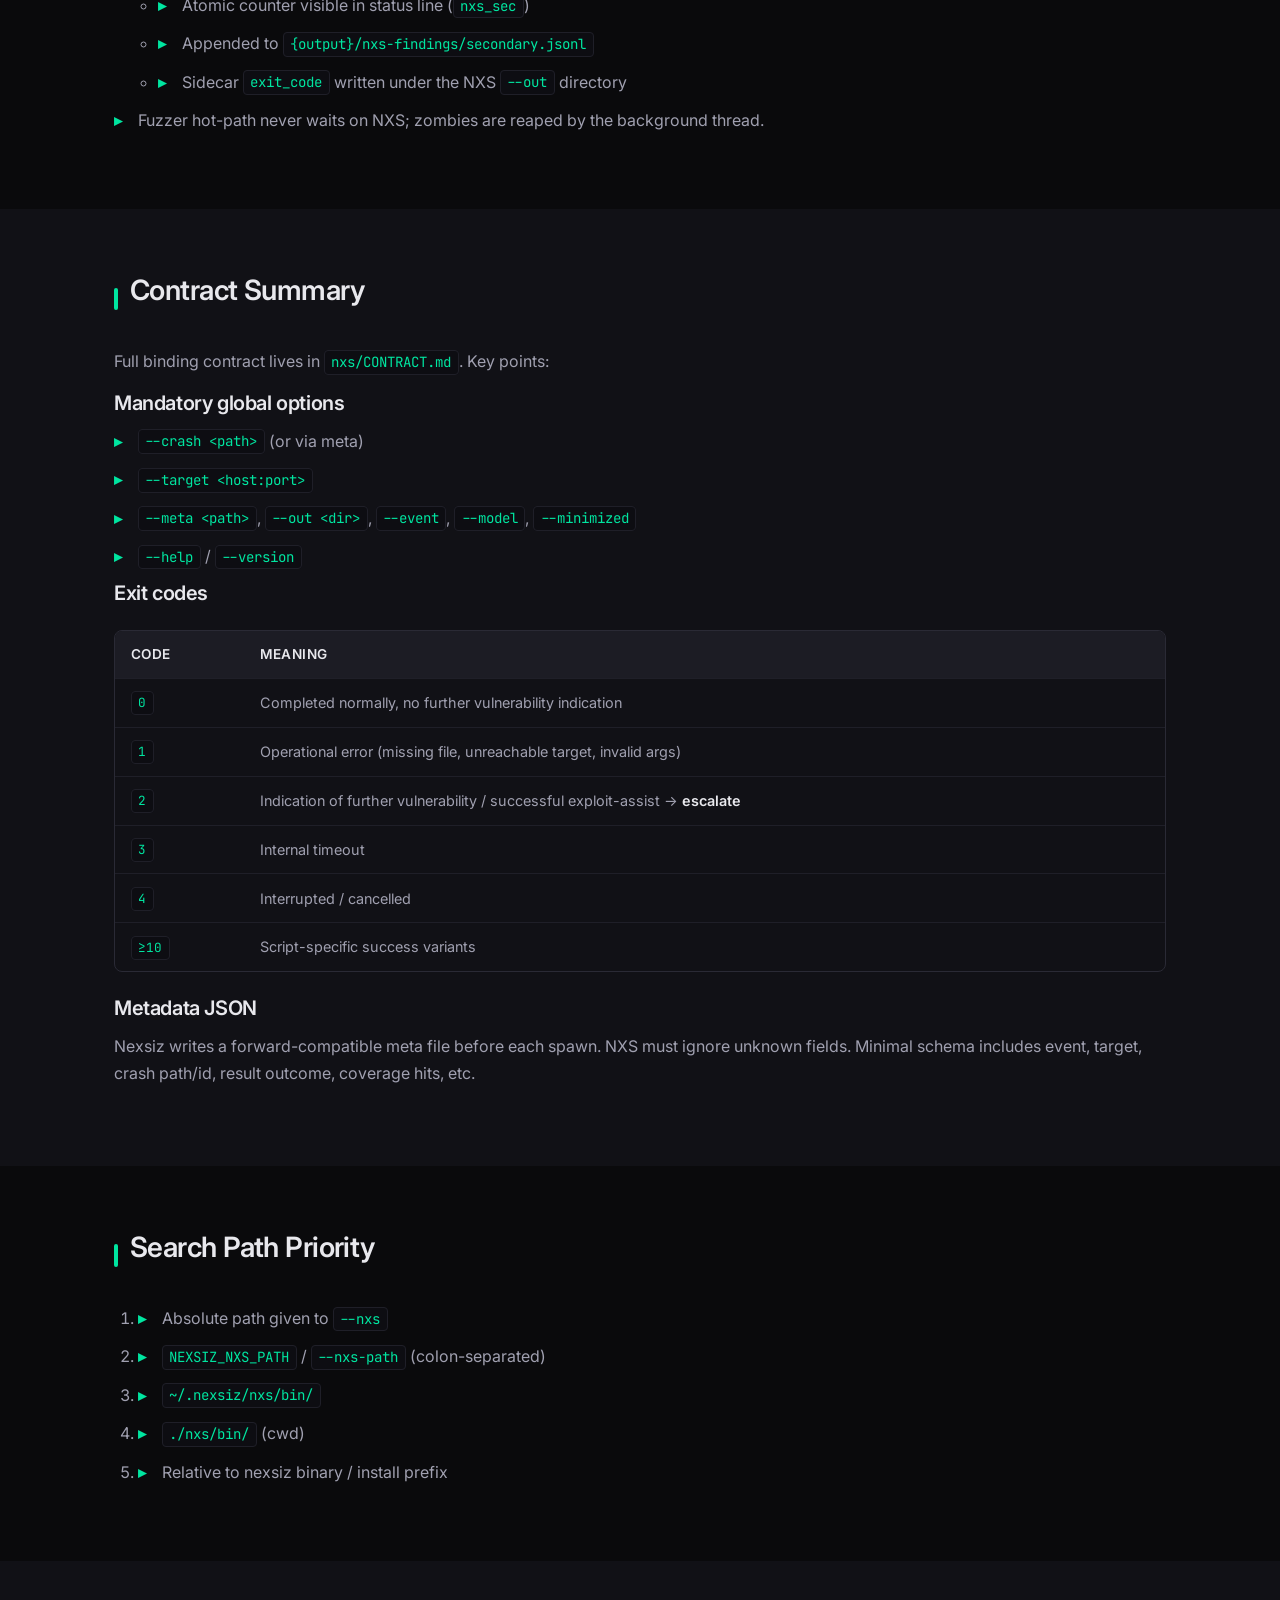
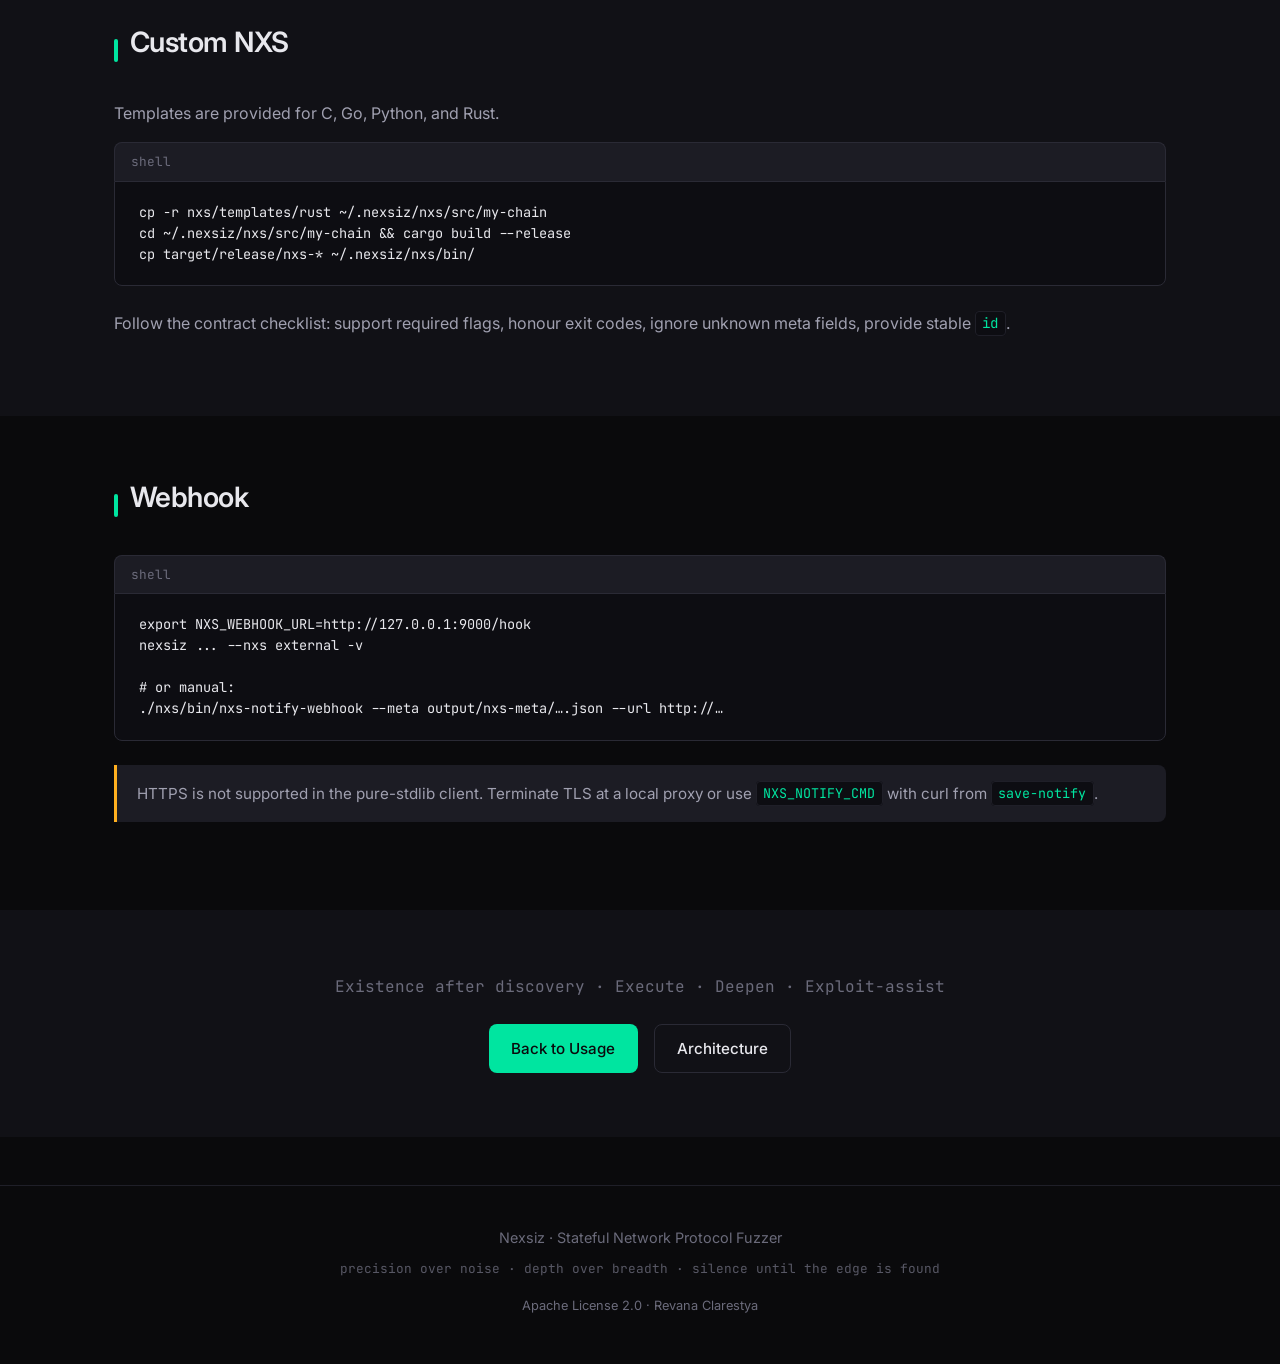
<file: nxs.html>
<!DOCTYPE html>
<html lang="en">
<head>
  <meta charset="UTF-8">
  <meta name="viewport" content="width=device-width, initial-scale=1.0">
  <meta name="description" content="NXS – Nexsiz Existence Scripts. Post-crash / post-event executable follow-up tools.">
  <title>NXS – Nexsiz Existence Scripts</title>
  <link rel="stylesheet" href="css/style.css">
  <link rel="preconnect" href="https://fonts.googleapis.com">
  <link rel="preconnect" href="https://fonts.gstatic.com" crossorigin>
  <link href="https://fonts.googleapis.com/css2?family=Inter:wght@400;500;600;700&family=JetBrains+Mono:wght@400;500;600&display=swap" rel="stylesheet">
</head>
<body>
  <nav class="navbar">
    <div class="nav-inner">
      <a href="index.html" class="logo">nex<span>siz</span></a>
      <button class="nav-toggle" aria-label="Menu">☰</button>
      <ul class="nav-links">
        <li><a href="index.html">About</a></li>
        <li><a href="features.html">Features</a></li>
        <li><a href="usage.html">Usage</a></li>
        <li><a href="nxs.html" class="active">NXS</a></li>
        <li><a href="architecture.html">Architecture</a></li>
      </ul>
    </div>
  </nav>

  <header class="page-header">
    <div class="container">
      <h1>NXS — Existence Scripts</h1>
      <p>Post-crash / post-event executable follow-up tools. Discovery → existence &amp; depth.</p>
    </div>
  </header>

  <main>
    <div class="container">
      <div class="toc">
        <h4>Contents</h4>
        <ul>
          <li><a href="#concept">Concept</a></li>
          <li><a href="#official">Official Set</a></li>
          <li><a href="#build">Build &amp; Smoke</a></li>
          <li><a href="#auto">Auto-spawn &amp; Rate Limits</a></li>
          <li><a href="#reaper">Async Exit Observation</a></li>
          <li><a href="#contract">Contract Summary</a></li>
          <li><a href="#search">Search Path</a></li>
          <li><a href="#custom">Custom NXS</a></li>
          <li><a href="#webhook">Webhook</a></li>
        </ul>
      </div>
    </div>

    <section id="concept">
      <div class="container">
        <div class="section-title"><h2>Concept</h2></div>
        <p class="section-lead">
          Nexsiz discovers interesting events (crash, hang, new coverage, new state).  
          NXS scripts are <strong>executable actors</strong> that deepen those findings without increasing the size or complexity of the fuzzer core.
        </p>
        <div class="arch-box">Nexsiz (discovery)  →  crash / hang / interesting  →  NXS (existence &amp; depth)</div>
        <p class="mt-3">They are not passive handlers. They are full programs that can reproduce, probe, analyse, archive, or notify — and report results via exit codes.</p>
      </div>
    </section>

    <section id="official" style="background: var(--bg-secondary);">
      <div class="container">
        <div class="section-title"><h2>Official Set</h2></div>
        <div class="table-wrap">
          <table>
            <thead>
              <tr>
                <th>ID</th>
                <th>Binary</th>
                <th>Category</th>
                <th>Exit 2 when</th>
              </tr>
            </thead>
            <tbody>
              <tr>
                <td><code>crash/auto-repro</code></td>
                <td><code>nxs-auto-repro</code></td>
                <td>safe, default</td>
                <td>Crash/hang reproducible</td>
              </tr>
              <tr>
                <td><code>crash/save-notify</code></td>
                <td><code>nxs-save-notify</code></td>
                <td>safe, default</td>
                <td>— (exit 0)</td>
              </tr>
              <tr>
                <td><code>crash/differential-probe</code></td>
                <td><code>nxs-differential-probe</code></td>
                <td>intrusive</td>
                <td>Differential anomaly</td>
              </tr>
              <tr>
                <td><code>hang/timeout-analyzer</code></td>
                <td><code>nxs-timeout-analyzer</code></td>
                <td>hang</td>
                <td>Hard hang confirmed</td>
              </tr>
              <tr>
                <td><code>external/notify-webhook</code></td>
                <td><code>nxs-notify-webhook</code></td>
                <td>external</td>
                <td>— (HTTP notify)</td>
              </tr>
            </tbody>
          </table>
        </div>
      </div>
    </section>

    <section id="build">
      <div class="container">
        <div class="section-title"><h2>Build &amp; Smoke Tests</h2></div>
        <div class="code-header">shell</div>
        <pre><code>cd nxs && ./build.sh
# → nxs/bin/nxs-*</code></pre>

        <h3 class="mt-3">Contract smoke tests</h3>
        <div class="code-header">shell</div>
        <pre><code>cd nxs && ./tests/e2e.sh
# optional live target:
NXS_E2E_TARGET=127.0.0.1:21 ./tests/e2e.sh</code></pre>
      </div>
    </section>

    <section id="auto" style="background: var(--bg-secondary);">
      <div class="container">
        <div class="section-title"><h2>Auto-spawn &amp; Rate Limits</h2></div>
        <div class="code-header">shell</div>
        <pre><code>nexsiz -h 10.0.0.5 -p 21 -m ftp --nxs default -v
nexsiz --nxs default --nxs-list          # resolve paths, exit
nexsiz ... --nxs intrusive --nxs-cooldown 60 --nxs-max-per-event 20 -v
nexsiz ... --nxs external -v            # webhook (set NXS_WEBHOOK_URL)</code></pre>

        <h3 class="mt-4">Rate limit controls</h3>
        <div class="table-wrap">
          <table>
            <thead>
              <tr><th>Flag</th><th>Default</th><th>Meaning</th></tr>
            </thead>
            <tbody>
              <tr><td><code>--nxs-cooldown</code></td><td>30 s</td><td>Per (event, crash_id, nxs_id)</td></tr>
              <tr><td><code>--nxs-max-per-event</code></td><td>0 (∞)</td><td>Cap per event type</td></tr>
              <tr><td><code>--nxs-max-total</code></td><td>0 (∞)</td><td>Cap total spawns for the campaign</td></tr>
            </tbody>
          </table>
        </div>
      </div>
    </section>

    <section id="reaper">
      <div class="container">
        <div class="section-title"><h2>Async Exit-Code Observation</h2></div>
        <p>Spawn is <strong>non-blocking</strong>. A background reaper thread (<code>nxs-reaper</code>) keeps the <code>Child</code> handles and polls with <code>try_wait</code>:</p>
        <ul class="feature-list">
          <li>Every exit code is logged: <code>[nexsiz/nxs] exit &lt;id&gt; → &lt;code&gt; …</code></li>
          <li><strong>Exit 2</strong> (further vulnerability / exploit-assist) is escalated as a <strong>secondary finding</strong>:
            <ul style="margin-top: 0.5rem; padding-left: 1.25rem;">
              <li>Atomic counter visible in status line (<code>nxs_sec</code>)</li>
              <li>Appended to <code>{output}/nxs-findings/secondary.jsonl</code></li>
              <li>Sidecar <code>exit_code</code> written under the NXS <code>--out</code> directory</li>
            </ul>
          </li>
          <li>Fuzzer hot-path never waits on NXS; zombies are reaped by the background thread.</li>
        </ul>
      </div>
    </section>

    <section id="contract" style="background: var(--bg-secondary);">
      <div class="container">
        <div class="section-title"><h2>Contract Summary</h2></div>
        <p>Full binding contract lives in <code>nxs/CONTRACT.md</code>. Key points:</p>

        <h3>Mandatory global options</h3>
        <ul class="feature-list">
          <li><code>--crash &lt;path&gt;</code> (or via meta)</li>
          <li><code>--target &lt;host:port&gt;</code></li>
          <li><code>--meta &lt;path&gt;</code>, <code>--out &lt;dir&gt;</code>, <code>--event</code>, <code>--model</code>, <code>--minimized</code></li>
          <li><code>--help</code> / <code>--version</code></li>
        </ul>

        <h3>Exit codes</h3>
        <div class="table-wrap">
          <table>
            <thead>
              <tr><th>Code</th><th>Meaning</th></tr>
            </thead>
            <tbody>
              <tr><td><code>0</code></td><td>Completed normally, no further vulnerability indication</td></tr>
              <tr><td><code>1</code></td><td>Operational error (missing file, unreachable target, invalid args)</td></tr>
              <tr><td><code>2</code></td><td>Indication of further vulnerability / successful exploit-assist → <strong>escalate</strong></td></tr>
              <tr><td><code>3</code></td><td>Internal timeout</td></tr>
              <tr><td><code>4</code></td><td>Interrupted / cancelled</td></tr>
              <tr><td><code>≥10</code></td><td>Script-specific success variants</td></tr>
            </tbody>
          </table>
        </div>

        <h3>Metadata JSON</h3>
        <p>Nexsiz writes a forward-compatible meta file before each spawn. NXS must ignore unknown fields. Minimal schema includes event, target, crash path/id, result outcome, coverage hits, etc.</p>
      </div>
    </section>

    <section id="search">
      <div class="container">
        <div class="section-title"><h2>Search Path Priority</h2></div>
        <ol class="feature-list" style="list-style: decimal; padding-left: 1.5rem;">
          <li>Absolute path given to <code>--nxs</code></li>
          <li><code>NEXSIZ_NXS_PATH</code> / <code>--nxs-path</code> (colon-separated)</li>
          <li><code>~/.nexsiz/nxs/bin/</code></li>
          <li><code>./nxs/bin/</code> (cwd)</li>
          <li>Relative to nexsiz binary / install prefix</li>
        </ol>
      </div>
    </section>

    <section id="custom" style="background: var(--bg-secondary);">
      <div class="container">
        <div class="section-title"><h2>Custom NXS</h2></div>
        <p>Templates are provided for C, Go, Python, and Rust.</p>
        <div class="code-header">shell</div>
        <pre><code>cp -r nxs/templates/rust ~/.nexsiz/nxs/src/my-chain
cd ~/.nexsiz/nxs/src/my-chain && cargo build --release
cp target/release/nxs-* ~/.nexsiz/nxs/bin/</code></pre>
        <p class="mt-3">Follow the contract checklist: support required flags, honour exit codes, ignore unknown meta fields, provide stable <code>id</code>.</p>
      </div>
    </section>

    <section id="webhook">
      <div class="container">
        <div class="section-title"><h2>Webhook</h2></div>
        <div class="code-header">shell</div>
        <pre><code>export NXS_WEBHOOK_URL=http://127.0.0.1:9000/hook
nexsiz ... --nxs external -v

# or manual:
./nxs/bin/nxs-notify-webhook --meta output/nxs-meta/….json --url http://…</code></pre>
        <div class="callout warning mt-3">
          <p>HTTPS is not supported in the pure-stdlib client. Terminate TLS at a local proxy or use <code>NXS_NOTIFY_CMD</code> with curl from <code>save-notify</code>.</p>
        </div>
      </div>
    </section>

    <section style="background: var(--bg-secondary);">
      <div class="container" style="text-align: center;">
        <p class="mono text-muted" style="margin-bottom: 1.5rem;">Existence after discovery · Execute · Deepen · Exploit-assist</p>
        <div class="btn-group">
          <a href="usage.html" class="btn btn-primary">Back to Usage</a>
          <a href="architecture.html" class="btn btn-secondary">Architecture</a>
        </div>
      </div>
    </section>
  </main>

  <footer>
    <div class="container">
      <p>Nexsiz · Stateful Network Protocol Fuzzer</p>
      <p class="tagline-footer">precision over noise · depth over breadth · silence until the edge is found</p>
      <p class="text-muted" style="margin-top: 1rem; font-size: 0.8rem;">Apache License 2.0 · Revana Clarestya</p>
    </div>
  </footer>

  <script src="js/main.js"></script>
</body>
</html>
</file>
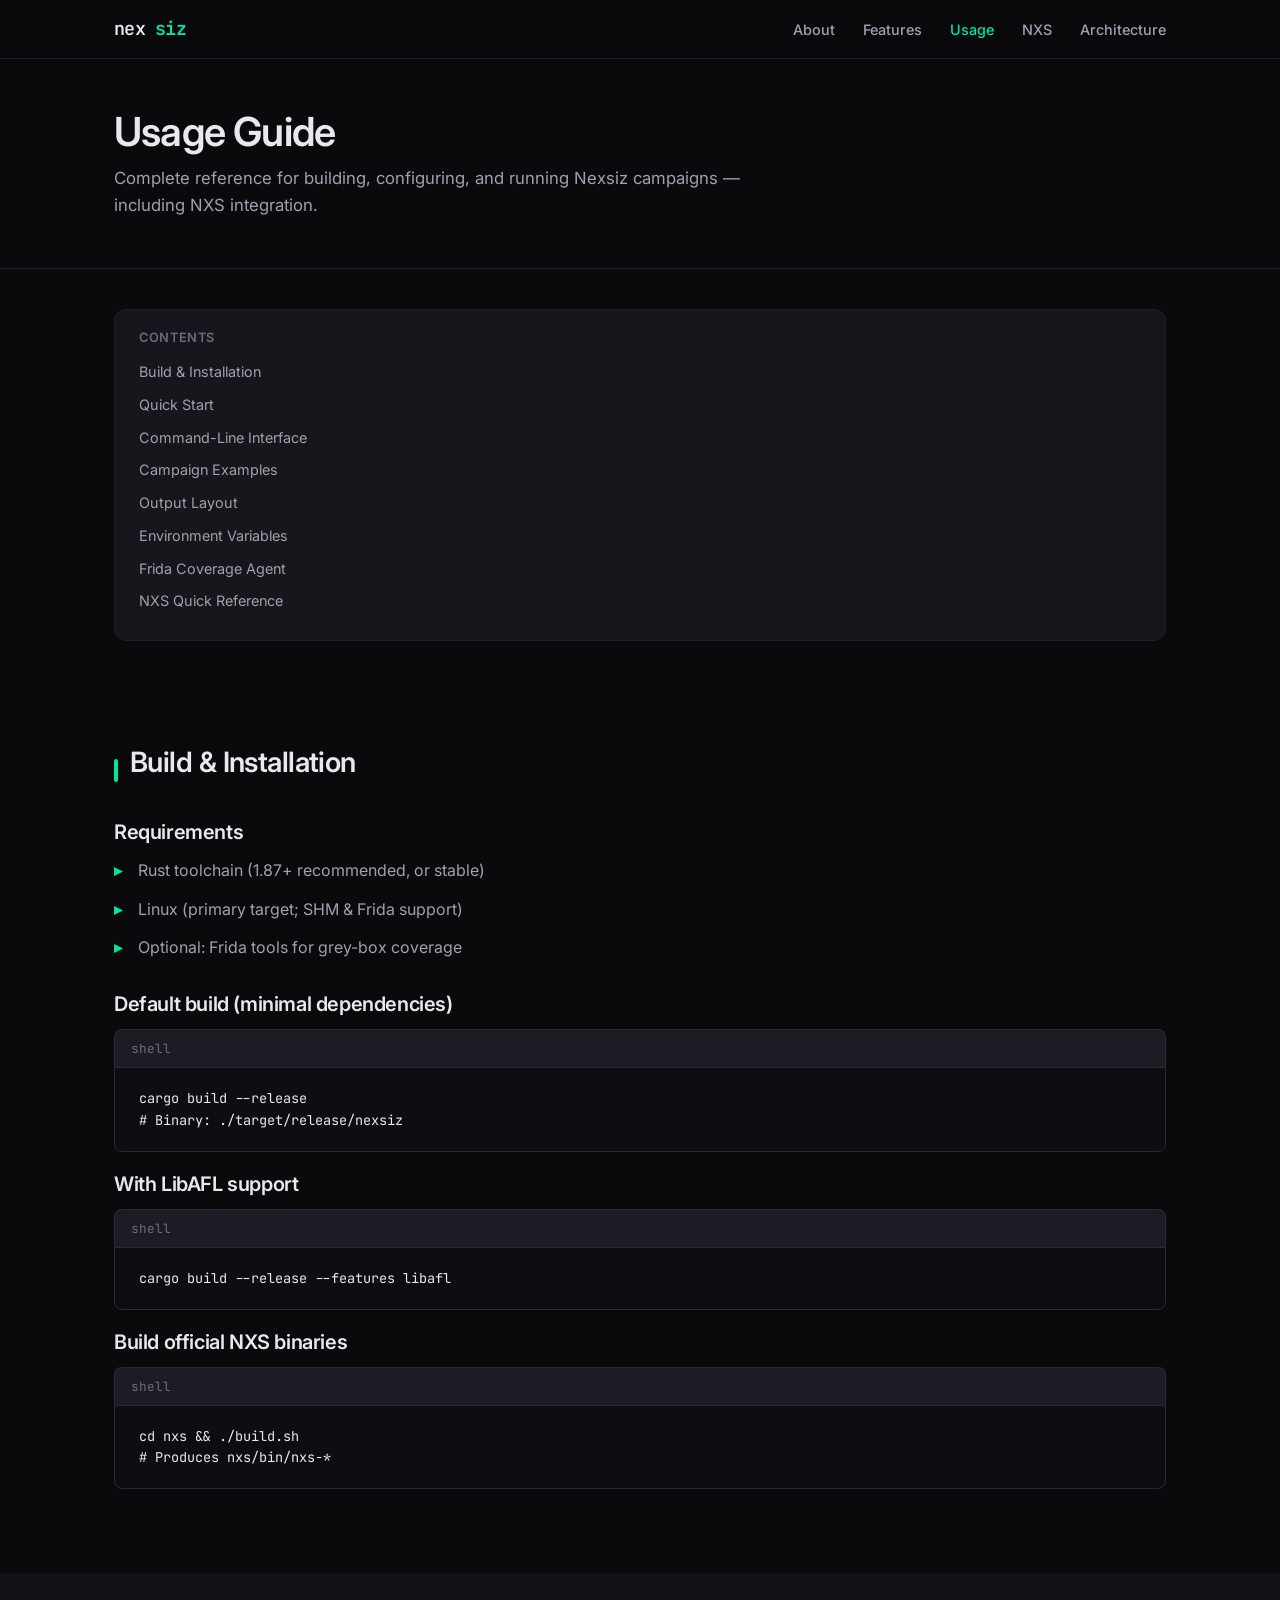
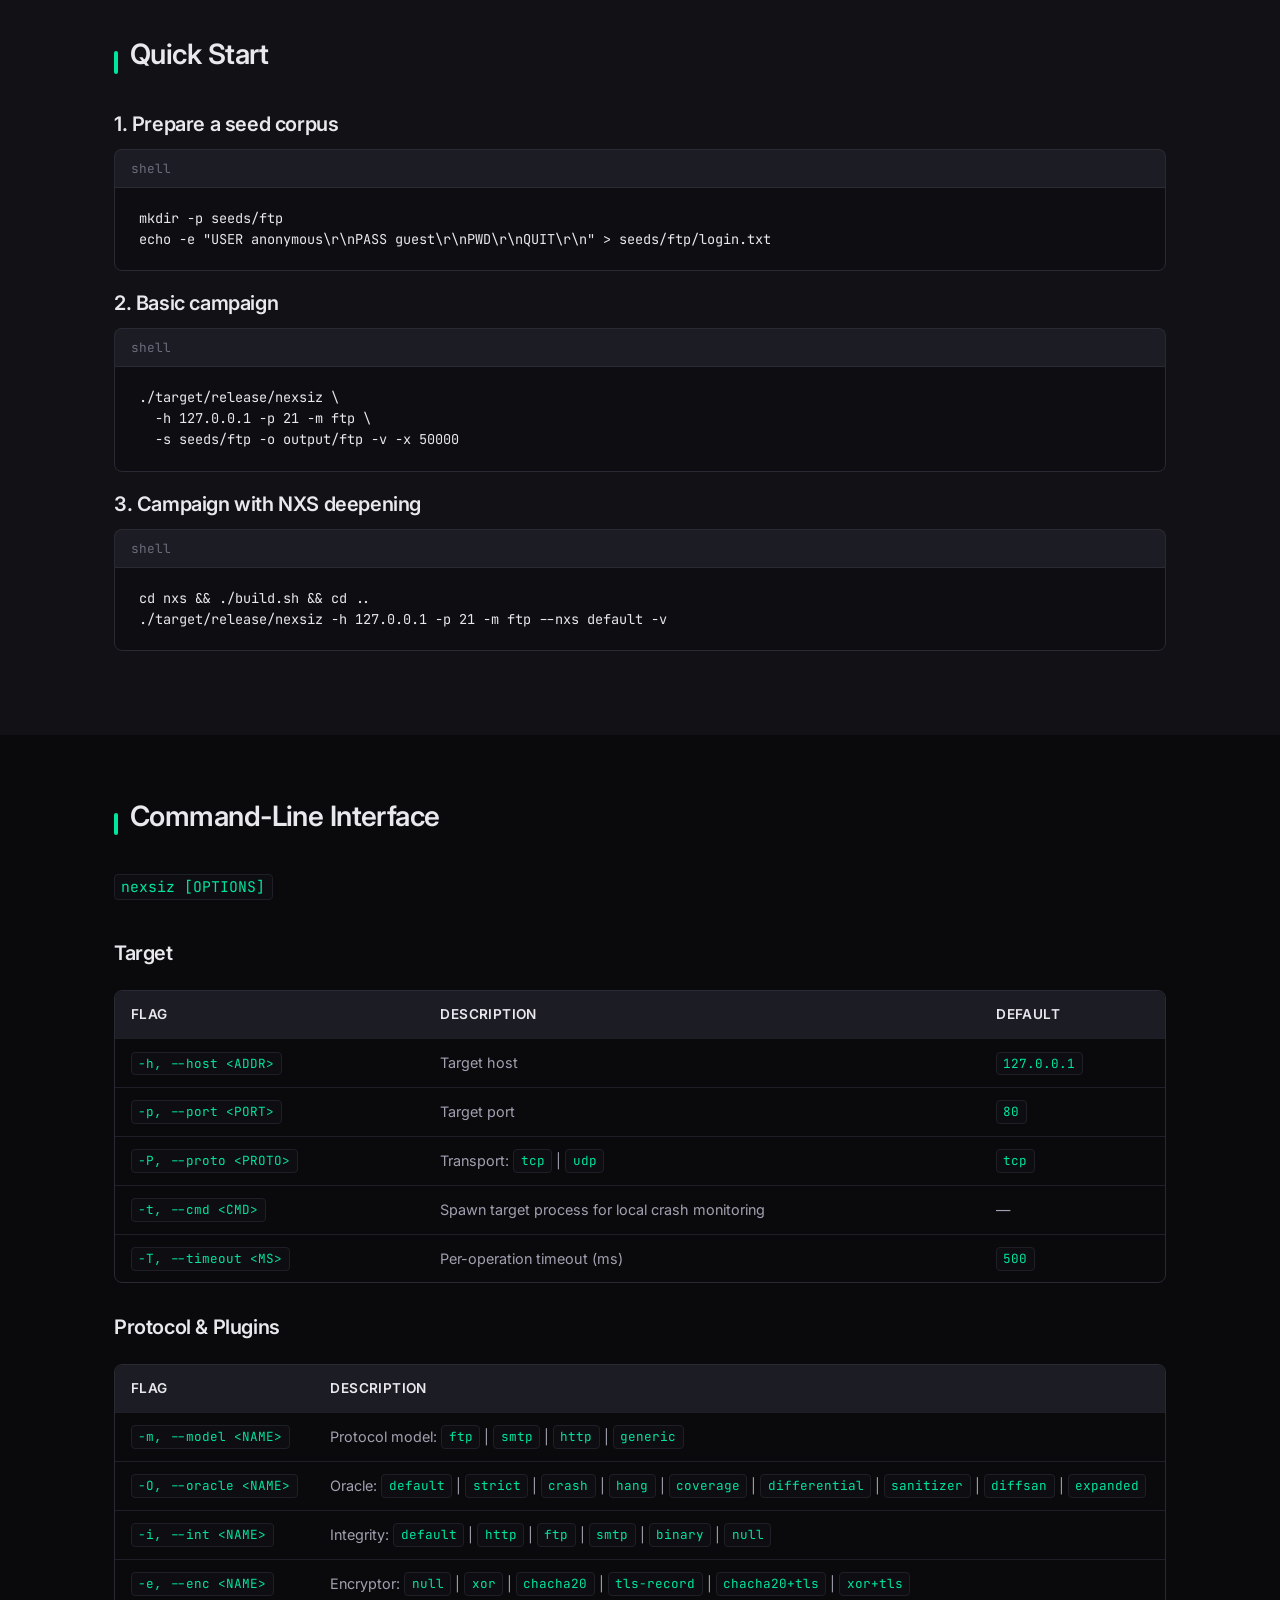
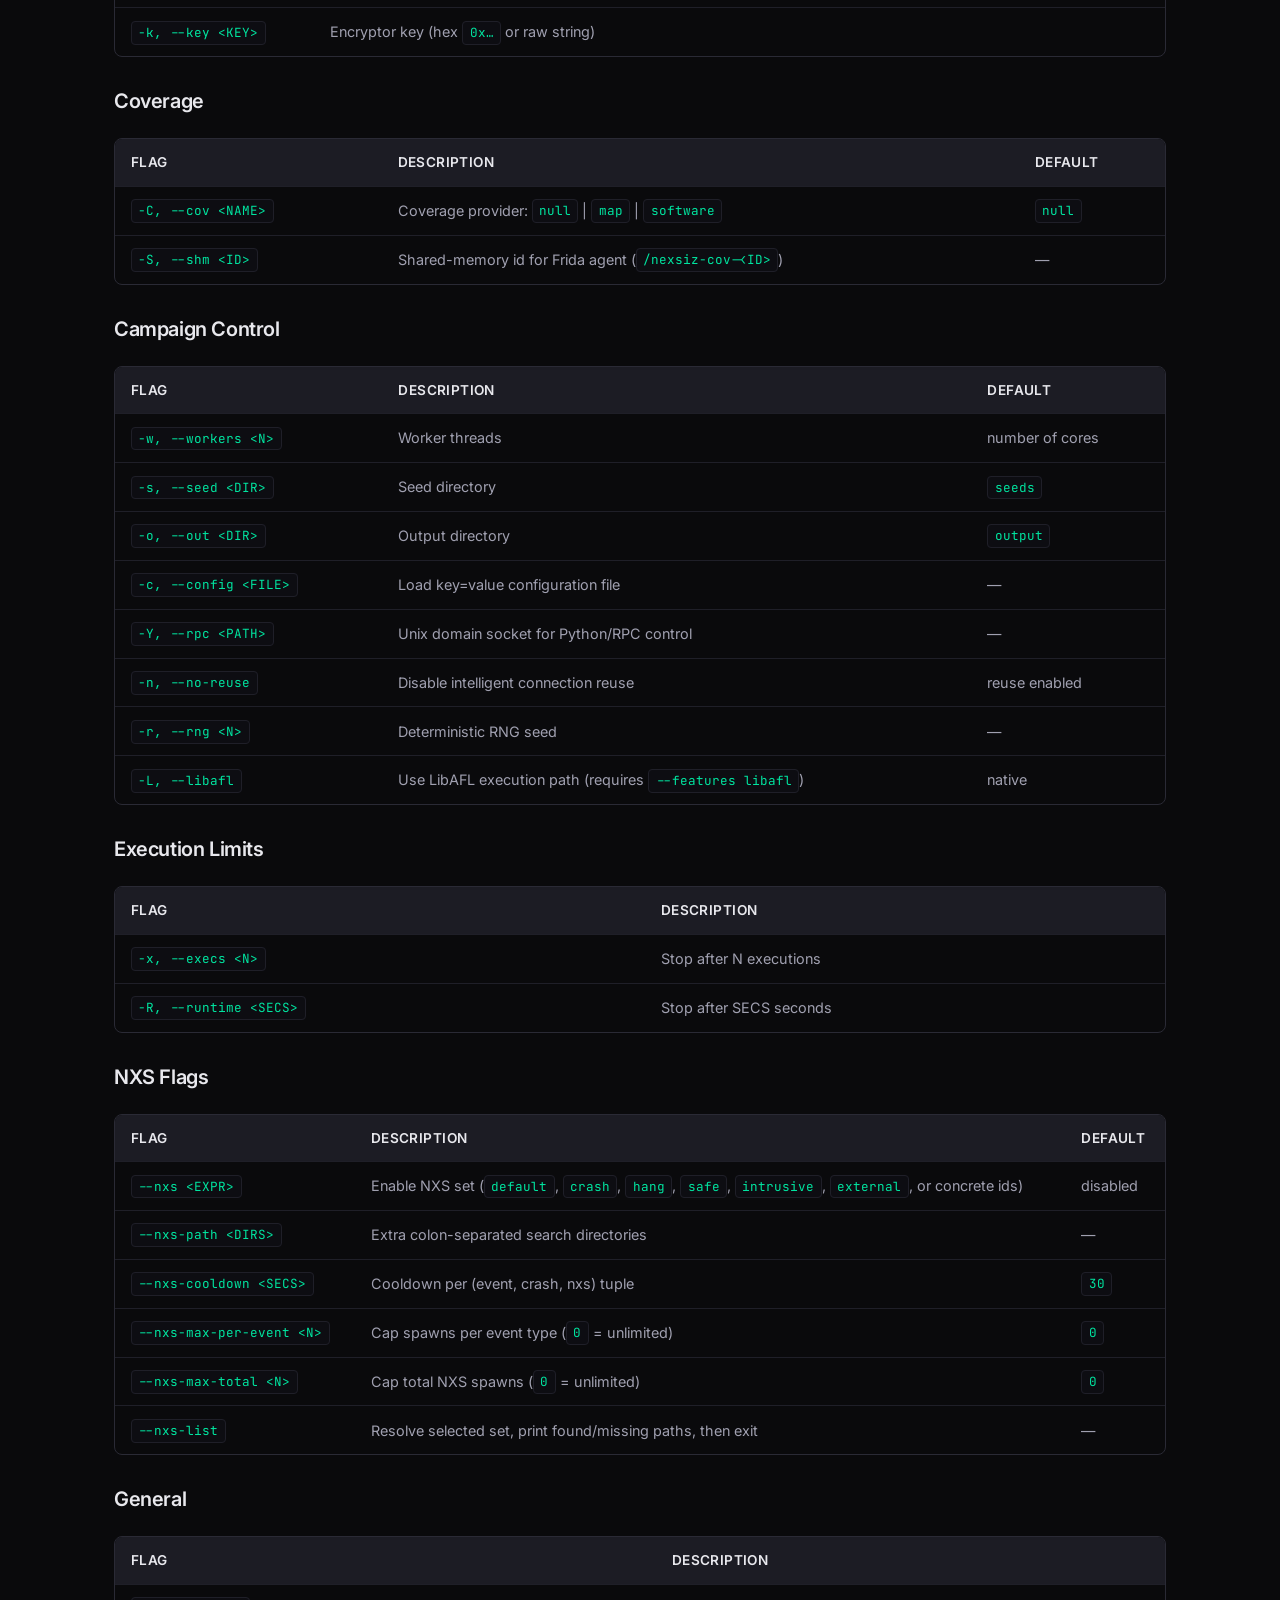
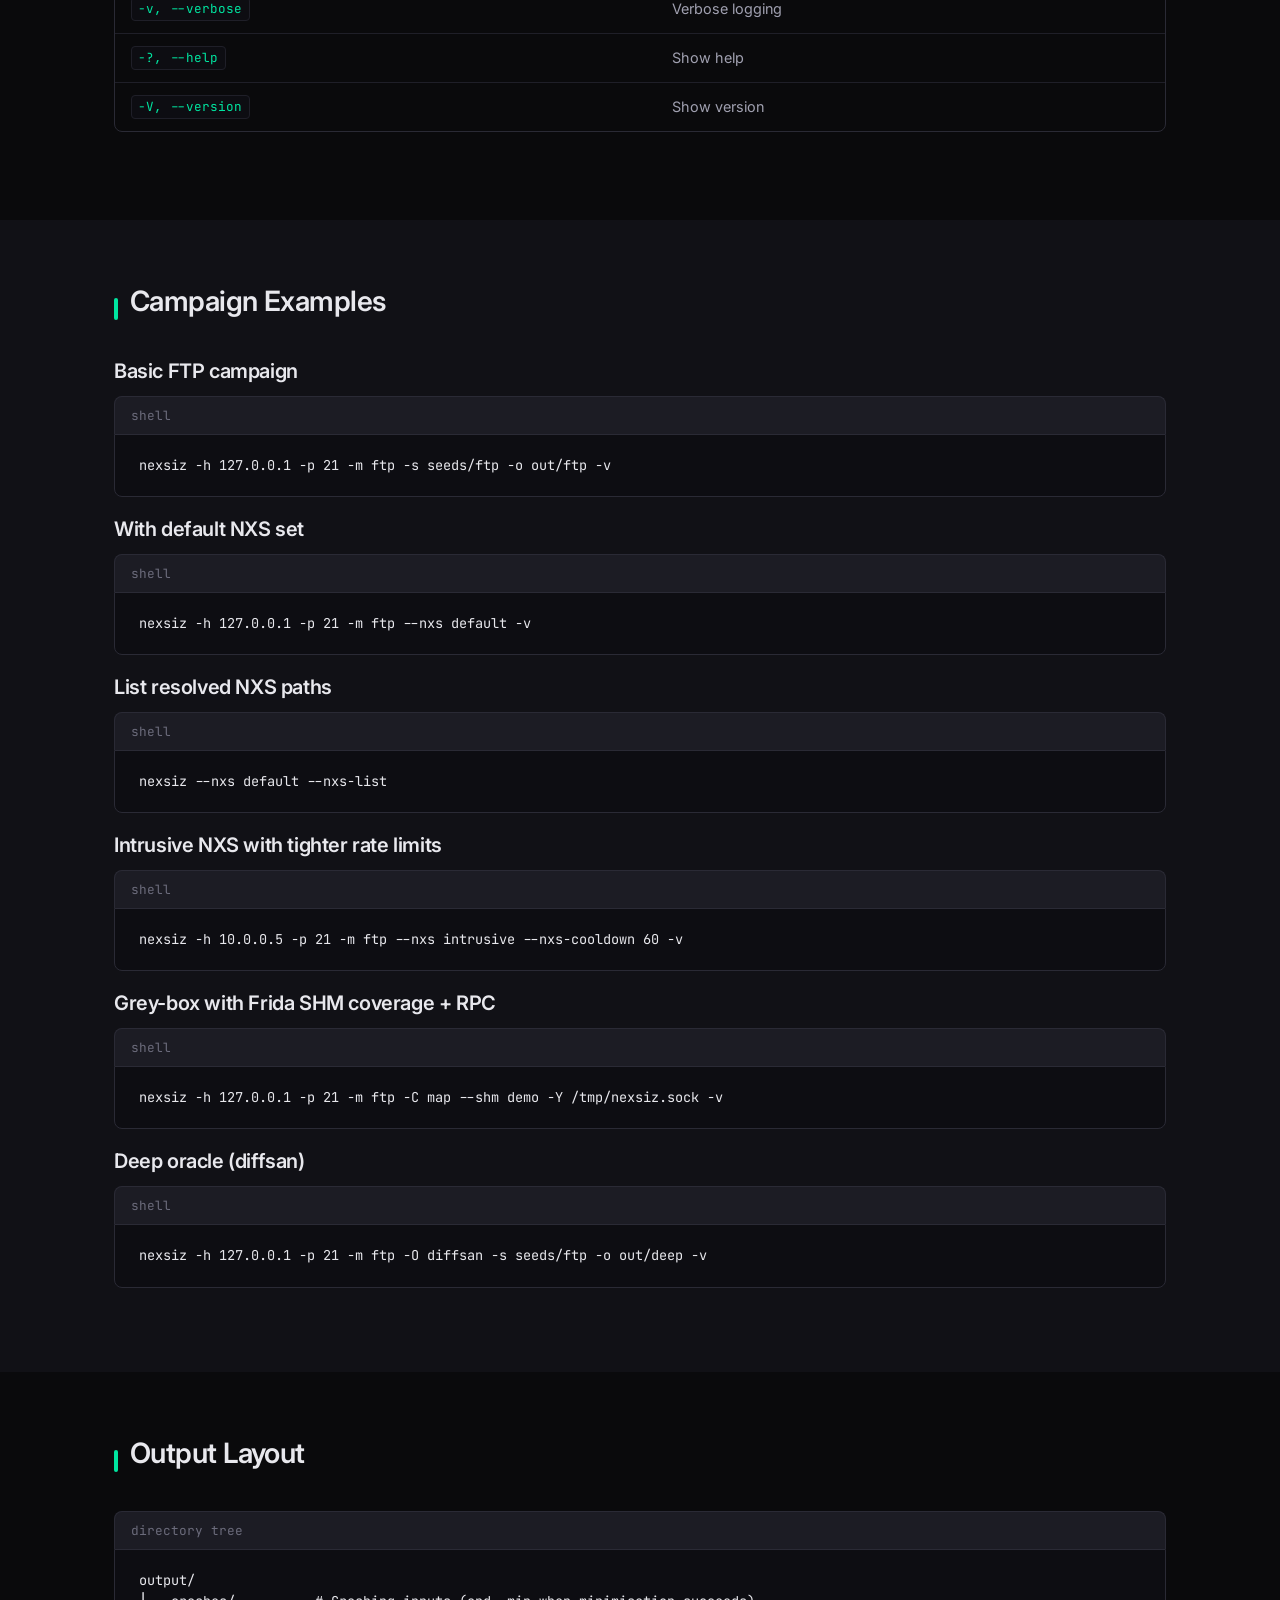
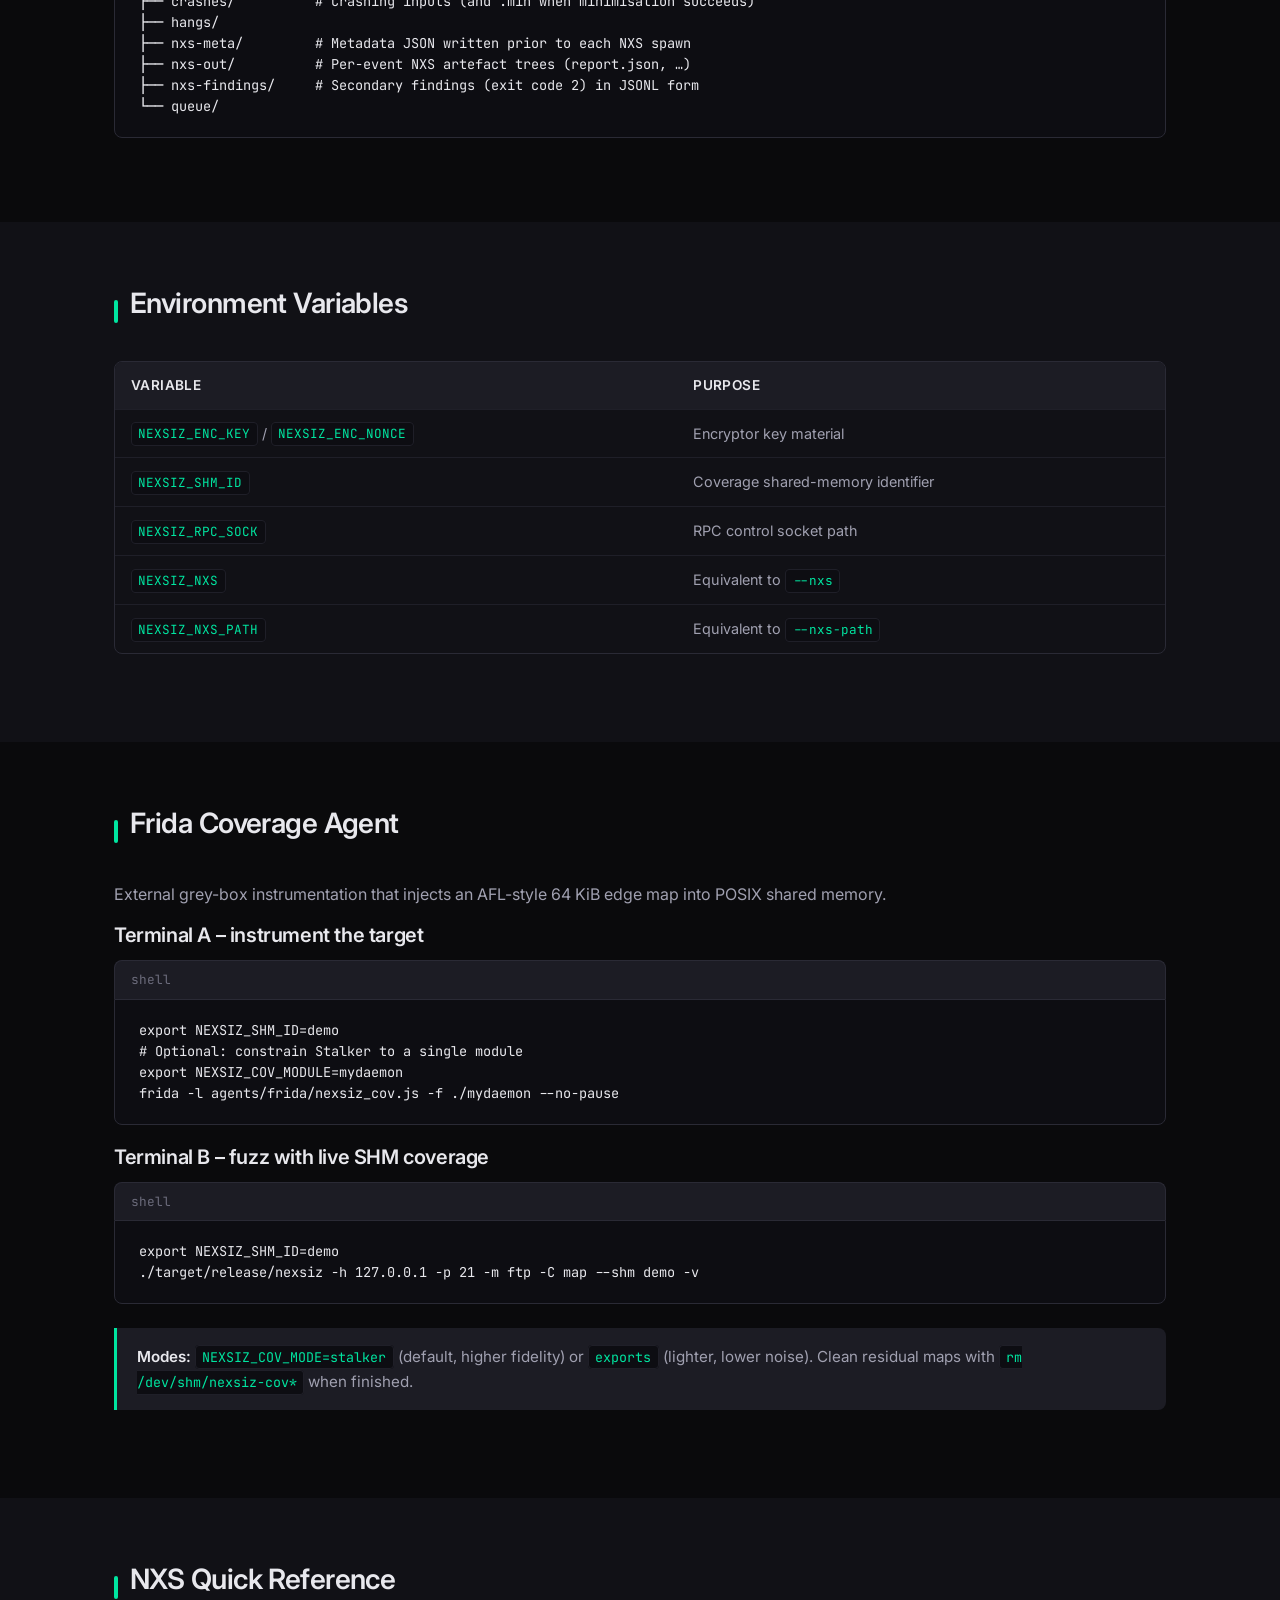
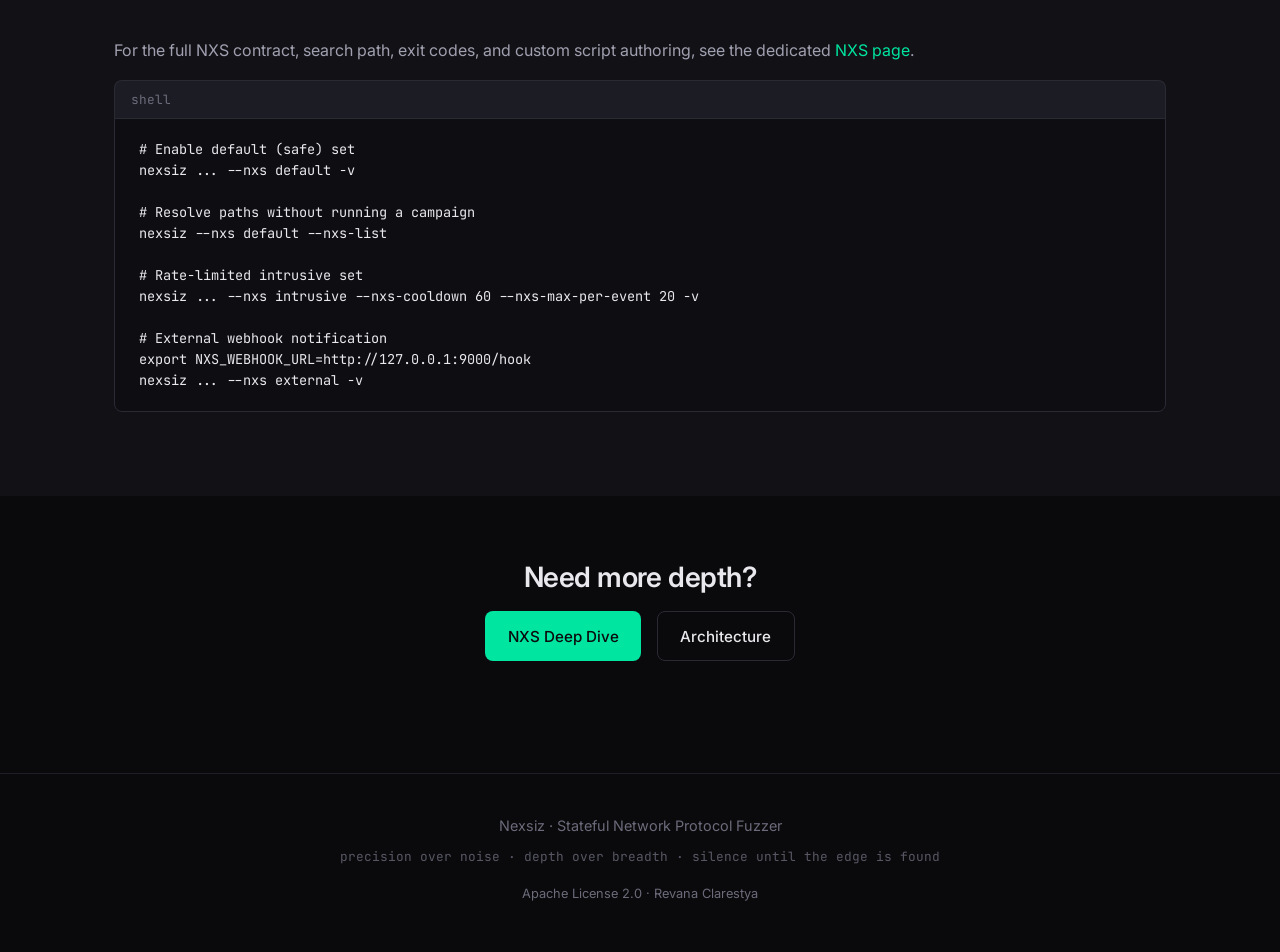
<file: usage.html>
<!DOCTYPE html>
<html lang="en">
<head>
  <meta charset="UTF-8">
  <meta name="viewport" content="width=device-width, initial-scale=1.0">
  <meta name="description" content="Nexsiz complete usage guide – build, CLI reference, examples, and campaign setup.">
  <title>Usage Guide – Nexsiz</title>
  <link rel="stylesheet" href="css/style.css">
  <link rel="preconnect" href="https://fonts.googleapis.com">
  <link rel="preconnect" href="https://fonts.gstatic.com" crossorigin>
  <link href="https://fonts.googleapis.com/css2?family=Inter:wght@400;500;600;700&family=JetBrains+Mono:wght@400;500;600&display=swap" rel="stylesheet">
</head>
<body>
  <nav class="navbar">
    <div class="nav-inner">
      <a href="index.html" class="logo">nex<span>siz</span></a>
      <button class="nav-toggle" aria-label="Menu">☰</button>
      <ul class="nav-links">
        <li><a href="index.html">About</a></li>
        <li><a href="features.html">Features</a></li>
        <li><a href="usage.html" class="active">Usage</a></li>
        <li><a href="nxs.html">NXS</a></li>
        <li><a href="architecture.html">Architecture</a></li>
      </ul>
    </div>
  </nav>

  <header class="page-header">
    <div class="container">
      <h1>Usage Guide</h1>
      <p>Complete reference for building, configuring, and running Nexsiz campaigns — including NXS integration.</p>
    </div>
  </header>

  <main>
    <div class="container">
      <div class="toc">
        <h4>Contents</h4>
        <ul>
          <li><a href="#build">Build &amp; Installation</a></li>
          <li><a href="#quickstart">Quick Start</a></li>
          <li><a href="#cli">Command-Line Interface</a></li>
          <li><a href="#examples">Campaign Examples</a></li>
          <li><a href="#output">Output Layout</a></li>
          <li><a href="#env">Environment Variables</a></li>
          <li><a href="#frida">Frida Coverage Agent</a></li>
          <li><a href="#nxs-quick">NXS Quick Reference</a></li>
        </ul>
      </div>
    </div>

    <section id="build">
      <div class="container">
        <div class="section-title"><h2>Build &amp; Installation</h2></div>

        <h3>Requirements</h3>
        <ul class="feature-list">
          <li>Rust toolchain (1.87+ recommended, or stable)</li>
          <li>Linux (primary target; SHM &amp; Frida support)</li>
          <li>Optional: Frida tools for grey-box coverage</li>
        </ul>

        <h3 class="mt-4">Default build (minimal dependencies)</h3>
        <div class="code-header">shell</div>
        <pre><code>cargo build --release
# Binary: ./target/release/nexsiz</code></pre>

        <h3>With LibAFL support</h3>
        <div class="code-header">shell</div>
        <pre><code>cargo build --release --features libafl</code></pre>

        <h3>Build official NXS binaries</h3>
        <div class="code-header">shell</div>
        <pre><code>cd nxs && ./build.sh
# Produces nxs/bin/nxs-*</code></pre>
      </div>
    </section>

    <section id="quickstart" style="background: var(--bg-secondary);">
      <div class="container">
        <div class="section-title"><h2>Quick Start</h2></div>

        <h3>1. Prepare a seed corpus</h3>
        <div class="code-header">shell</div>
        <pre><code>mkdir -p seeds/ftp
echo -e "USER anonymous\r\nPASS guest\r\nPWD\r\nQUIT\r\n" > seeds/ftp/login.txt</code></pre>

        <h3>2. Basic campaign</h3>
        <div class="code-header">shell</div>
        <pre><code>./target/release/nexsiz \
  -h 127.0.0.1 -p 21 -m ftp \
  -s seeds/ftp -o output/ftp -v -x 50000</code></pre>

        <h3>3. Campaign with NXS deepening</h3>
        <div class="code-header">shell</div>
        <pre><code>cd nxs && ./build.sh && cd ..
./target/release/nexsiz -h 127.0.0.1 -p 21 -m ftp --nxs default -v</code></pre>
      </div>
    </section>

    <section id="cli">
      <div class="container">
        <div class="section-title"><h2>Command-Line Interface</h2></div>
        <p class="section-lead"><code>nexsiz [OPTIONS]</code></p>

        <h3>Target</h3>
        <div class="table-wrap">
          <table>
            <thead>
              <tr><th>Flag</th><th>Description</th><th>Default</th></tr>
            </thead>
            <tbody>
              <tr><td><code>-h, --host &lt;ADDR&gt;</code></td><td>Target host</td><td><code>127.0.0.1</code></td></tr>
              <tr><td><code>-p, --port &lt;PORT&gt;</code></td><td>Target port</td><td><code>80</code></td></tr>
              <tr><td><code>-P, --proto &lt;PROTO&gt;</code></td><td>Transport: <code>tcp</code> | <code>udp</code></td><td><code>tcp</code></td></tr>
              <tr><td><code>-t, --cmd &lt;CMD&gt;</code></td><td>Spawn target process for local crash monitoring</td><td>—</td></tr>
              <tr><td><code>-T, --timeout &lt;MS&gt;</code></td><td>Per-operation timeout (ms)</td><td><code>500</code></td></tr>
            </tbody>
          </table>
        </div>

        <h3 class="mt-4">Protocol &amp; Plugins</h3>
        <div class="table-wrap">
          <table>
            <thead>
              <tr><th>Flag</th><th>Description</th></tr>
            </thead>
            <tbody>
              <tr><td><code>-m, --model &lt;NAME&gt;</code></td><td>Protocol model: <code>ftp</code> | <code>smtp</code> | <code>http</code> | <code>generic</code></td></tr>
              <tr><td><code>-O, --oracle &lt;NAME&gt;</code></td><td>Oracle: <code>default</code> | <code>strict</code> | <code>crash</code> | <code>hang</code> | <code>coverage</code> | <code>differential</code> | <code>sanitizer</code> | <code>diffsan</code> | <code>expanded</code></td></tr>
              <tr><td><code>-i, --int &lt;NAME&gt;</code></td><td>Integrity: <code>default</code> | <code>http</code> | <code>ftp</code> | <code>smtp</code> | <code>binary</code> | <code>null</code></td></tr>
              <tr><td><code>-e, --enc &lt;NAME&gt;</code></td><td>Encryptor: <code>null</code> | <code>xor</code> | <code>chacha20</code> | <code>tls-record</code> | <code>chacha20+tls</code> | <code>xor+tls</code></td></tr>
              <tr><td><code>-k, --key &lt;KEY&gt;</code></td><td>Encryptor key (hex <code>0x…</code> or raw string)</td></tr>
            </tbody>
          </table>
        </div>

        <h3 class="mt-4">Coverage</h3>
        <div class="table-wrap">
          <table>
            <thead>
              <tr><th>Flag</th><th>Description</th><th>Default</th></tr>
            </thead>
            <tbody>
              <tr><td><code>-C, --cov &lt;NAME&gt;</code></td><td>Coverage provider: <code>null</code> | <code>map</code> | <code>software</code></td><td><code>null</code></td></tr>
              <tr><td><code>-S, --shm &lt;ID&gt;</code></td><td>Shared-memory id for Frida agent (<code>/nexsiz-cov-&lt;ID&gt;</code>)</td><td>—</td></tr>
            </tbody>
          </table>
        </div>

        <h3 class="mt-4">Campaign Control</h3>
        <div class="table-wrap">
          <table>
            <thead>
              <tr><th>Flag</th><th>Description</th><th>Default</th></tr>
            </thead>
            <tbody>
              <tr><td><code>-w, --workers &lt;N&gt;</code></td><td>Worker threads</td><td>number of cores</td></tr>
              <tr><td><code>-s, --seed &lt;DIR&gt;</code></td><td>Seed directory</td><td><code>seeds</code></td></tr>
              <tr><td><code>-o, --out &lt;DIR&gt;</code></td><td>Output directory</td><td><code>output</code></td></tr>
              <tr><td><code>-c, --config &lt;FILE&gt;</code></td><td>Load key=value configuration file</td><td>—</td></tr>
              <tr><td><code>-Y, --rpc &lt;PATH&gt;</code></td><td>Unix domain socket for Python/RPC control</td><td>—</td></tr>
              <tr><td><code>-n, --no-reuse</code></td><td>Disable intelligent connection reuse</td><td>reuse enabled</td></tr>
              <tr><td><code>-r, --rng &lt;N&gt;</code></td><td>Deterministic RNG seed</td><td>—</td></tr>
              <tr><td><code>-L, --libafl</code></td><td>Use LibAFL execution path (requires <code>--features libafl</code>)</td><td>native</td></tr>
            </tbody>
          </table>
        </div>

        <h3 class="mt-4">Execution Limits</h3>
        <div class="table-wrap">
          <table>
            <thead>
              <tr><th>Flag</th><th>Description</th></tr>
            </thead>
            <tbody>
              <tr><td><code>-x, --execs &lt;N&gt;</code></td><td>Stop after N executions</td></tr>
              <tr><td><code>-R, --runtime &lt;SECS&gt;</code></td><td>Stop after SECS seconds</td></tr>
            </tbody>
          </table>
        </div>

        <h3 class="mt-4">NXS Flags</h3>
        <div class="table-wrap">
          <table>
            <thead>
              <tr><th>Flag</th><th>Description</th><th>Default</th></tr>
            </thead>
            <tbody>
              <tr><td><code>--nxs &lt;EXPR&gt;</code></td><td>Enable NXS set (<code>default</code>, <code>crash</code>, <code>hang</code>, <code>safe</code>, <code>intrusive</code>, <code>external</code>, or concrete ids)</td><td>disabled</td></tr>
              <tr><td><code>--nxs-path &lt;DIRS&gt;</code></td><td>Extra colon-separated search directories</td><td>—</td></tr>
              <tr><td><code>--nxs-cooldown &lt;SECS&gt;</code></td><td>Cooldown per (event, crash, nxs) tuple</td><td><code>30</code></td></tr>
              <tr><td><code>--nxs-max-per-event &lt;N&gt;</code></td><td>Cap spawns per event type (<code>0</code> = unlimited)</td><td><code>0</code></td></tr>
              <tr><td><code>--nxs-max-total &lt;N&gt;</code></td><td>Cap total NXS spawns (<code>0</code> = unlimited)</td><td><code>0</code></td></tr>
              <tr><td><code>--nxs-list</code></td><td>Resolve selected set, print found/missing paths, then exit</td><td>—</td></tr>
            </tbody>
          </table>
        </div>

        <h3 class="mt-4">General</h3>
        <div class="table-wrap">
          <table>
            <thead>
              <tr><th>Flag</th><th>Description</th></tr>
            </thead>
            <tbody>
              <tr><td><code>-v, --verbose</code></td><td>Verbose logging</td></tr>
              <tr><td><code>-?, --help</code></td><td>Show help</td></tr>
              <tr><td><code>-V, --version</code></td><td>Show version</td></tr>
            </tbody>
          </table>
        </div>
      </div>
    </section>

    <section id="examples" style="background: var(--bg-secondary);">
      <div class="container">
        <div class="section-title"><h2>Campaign Examples</h2></div>

        <h3>Basic FTP campaign</h3>
        <div class="code-header">shell</div>
        <pre><code>nexsiz -h 127.0.0.1 -p 21 -m ftp -s seeds/ftp -o out/ftp -v</code></pre>

        <h3>With default NXS set</h3>
        <div class="code-header">shell</div>
        <pre><code>nexsiz -h 127.0.0.1 -p 21 -m ftp --nxs default -v</code></pre>

        <h3>List resolved NXS paths</h3>
        <div class="code-header">shell</div>
        <pre><code>nexsiz --nxs default --nxs-list</code></pre>

        <h3>Intrusive NXS with tighter rate limits</h3>
        <div class="code-header">shell</div>
        <pre><code>nexsiz -h 10.0.0.5 -p 21 -m ftp --nxs intrusive --nxs-cooldown 60 -v</code></pre>

        <h3>Grey-box with Frida SHM coverage + RPC</h3>
        <div class="code-header">shell</div>
        <pre><code>nexsiz -h 127.0.0.1 -p 21 -m ftp -C map --shm demo -Y /tmp/nexsiz.sock -v</code></pre>

        <h3>Deep oracle (diffsan)</h3>
        <div class="code-header">shell</div>
        <pre><code>nexsiz -h 127.0.0.1 -p 21 -m ftp -O diffsan -s seeds/ftp -o out/deep -v</code></pre>
      </div>
    </section>

    <section id="output">
      <div class="container">
        <div class="section-title"><h2>Output Layout</h2></div>
        <div class="code-header">directory tree</div>
        <pre><code>output/
├── crashes/          # Crashing inputs (and .min when minimisation succeeds)
├── hangs/
├── nxs-meta/         # Metadata JSON written prior to each NXS spawn
├── nxs-out/          # Per-event NXS artefact trees (report.json, …)
├── nxs-findings/     # Secondary findings (exit code 2) in JSONL form
└── queue/</code></pre>
      </div>
    </section>

    <section id="env" style="background: var(--bg-secondary);">
      <div class="container">
        <div class="section-title"><h2>Environment Variables</h2></div>
        <div class="table-wrap">
          <table>
            <thead>
              <tr><th>Variable</th><th>Purpose</th></tr>
            </thead>
            <tbody>
              <tr><td><code>NEXSIZ_ENC_KEY</code> / <code>NEXSIZ_ENC_NONCE</code></td><td>Encryptor key material</td></tr>
              <tr><td><code>NEXSIZ_SHM_ID</code></td><td>Coverage shared-memory identifier</td></tr>
              <tr><td><code>NEXSIZ_RPC_SOCK</code></td><td>RPC control socket path</td></tr>
              <tr><td><code>NEXSIZ_NXS</code></td><td>Equivalent to <code>--nxs</code></td></tr>
              <tr><td><code>NEXSIZ_NXS_PATH</code></td><td>Equivalent to <code>--nxs-path</code></td></tr>
            </tbody>
          </table>
        </div>
      </div>
    </section>

    <section id="frida">
      <div class="container">
        <div class="section-title"><h2>Frida Coverage Agent</h2></div>
        <p>External grey-box instrumentation that injects an AFL-style 64 KiB edge map into POSIX shared memory.</p>

        <h3>Terminal A – instrument the target</h3>
        <div class="code-header">shell</div>
        <pre><code>export NEXSIZ_SHM_ID=demo
# Optional: constrain Stalker to a single module
export NEXSIZ_COV_MODULE=mydaemon
frida -l agents/frida/nexsiz_cov.js -f ./mydaemon --no-pause</code></pre>

        <h3>Terminal B – fuzz with live SHM coverage</h3>
        <div class="code-header">shell</div>
        <pre><code>export NEXSIZ_SHM_ID=demo
./target/release/nexsiz -h 127.0.0.1 -p 21 -m ftp -C map --shm demo -v</code></pre>

        <div class="callout mt-3">
          <p><strong>Modes:</strong> <code>NEXSIZ_COV_MODE=stalker</code> (default, higher fidelity) or <code>exports</code> (lighter, lower noise). Clean residual maps with <code>rm /dev/shm/nexsiz-cov*</code> when finished.</p>
        </div>
      </div>
    </section>

    <section id="nxs-quick" style="background: var(--bg-secondary);">
      <div class="container">
        <div class="section-title"><h2>NXS Quick Reference</h2></div>
        <p>For the full NXS contract, search path, exit codes, and custom script authoring, see the dedicated <a href="nxs.html">NXS page</a>.</p>
        <div class="code-header">shell</div>
        <pre><code># Enable default (safe) set
nexsiz ... --nxs default -v

# Resolve paths without running a campaign
nexsiz --nxs default --nxs-list

# Rate-limited intrusive set
nexsiz ... --nxs intrusive --nxs-cooldown 60 --nxs-max-per-event 20 -v

# External webhook notification
export NXS_WEBHOOK_URL=http://127.0.0.1:9000/hook
nexsiz ... --nxs external -v</code></pre>
      </div>
    </section>

    <section>
      <div class="container" style="text-align: center;">
        <h2 style="margin-bottom: 1rem;">Need more depth?</h2>
        <div class="btn-group">
          <a href="nxs.html" class="btn btn-primary">NXS Deep Dive</a>
          <a href="architecture.html" class="btn btn-secondary">Architecture</a>
        </div>
      </div>
    </section>
  </main>

  <footer>
    <div class="container">
      <p>Nexsiz · Stateful Network Protocol Fuzzer</p>
      <p class="tagline-footer">precision over noise · depth over breadth · silence until the edge is found</p>
      <p class="text-muted" style="margin-top: 1rem; font-size: 0.8rem;">Apache License 2.0 · Revana Clarestya</p>
    </div>
  </footer>

  <script src="js/main.js"></script>
</body>
</html>
</file>
<file: css/style.css>
/* Nexsiz – Dark Minimal Professional Theme
   Precision over noise. Depth over breadth.
*/

:root {
  --bg-primary: #0a0a0c;
  --bg-secondary: #111116;
  --bg-card: #16161c;
  --bg-elevated: #1c1c24;
  --border: #2a2a35;
  --border-subtle: #1f1f28;
  --text-primary: #e8e8ed;
  --text-secondary: #a0a0b0;
  --text-muted: #6b6b7b;
  --accent: #00e5a0;
  --accent-dim: #00b37a;
  --accent-glow: rgba(0, 229, 160, 0.15);
  --danger: #ff4d6a;
  --warning: #ffb020;
  --info: #4dabf7;
  --code-bg: #0d0d12;
  --font-sans: "Inter", "SF Pro Display", -apple-system, BlinkMacSystemFont, "Segoe UI", Roboto, sans-serif;
  --font-mono: "JetBrains Mono", "Fira Code", "SF Mono", Consolas, monospace;
  --radius: 8px;
  --radius-lg: 12px;
  --shadow: 0 4px 24px rgba(0, 0, 0, 0.4);
  --transition: 0.2s ease;
}

*,
*::before,
*::after {
  box-sizing: border-box;
  margin: 0;
  padding: 0;
}

html {
  scroll-behavior: smooth;
  font-size: 16px;
}

body {
  font-family: var(--font-sans);
  background: var(--bg-primary);
  color: var(--text-primary);
  line-height: 1.65;
  min-height: 100vh;
  -webkit-font-smoothing: antialiased;
  -moz-osx-font-smoothing: grayscale;
}

/* Typography */
h1, h2, h3, h4, h5, h6 {
  font-weight: 600;
  letter-spacing: -0.02em;
  color: var(--text-primary);
  line-height: 1.25;
}

h1 { font-size: 2.5rem; }
h2 { font-size: 1.75rem; margin-bottom: 1rem; }
h3 { font-size: 1.25rem; margin-bottom: 0.75rem; }
h4 { font-size: 1.05rem; }

p {
  margin-bottom: 1rem;
  color: var(--text-secondary);
}

a {
  color: var(--accent);
  text-decoration: none;
  transition: color var(--transition);
}

a:hover {
  color: var(--accent-dim);
}

strong {
  color: var(--text-primary);
  font-weight: 600;
}

/* Layout */
.container {
  width: 100%;
  max-width: 1100px;
  margin: 0 auto;
  padding: 0 1.5rem;
}

/* Navigation */
.navbar {
  position: sticky;
  top: 0;
  z-index: 100;
  background: rgba(10, 10, 12, 0.85);
  backdrop-filter: blur(12px);
  border-bottom: 1px solid var(--border-subtle);
  padding: 0.85rem 0;
}

.nav-inner {
  display: flex;
  align-items: center;
  justify-content: space-between;
  max-width: 1100px;
  margin: 0 auto;
  padding: 0 1.5rem;
}

.logo {
  display: flex;
  align-items: center;
  gap: 0.6rem;
  font-family: var(--font-mono);
  font-weight: 600;
  font-size: 1.15rem;
  color: var(--text-primary);
  letter-spacing: -0.03em;
}

.logo span {
  color: var(--accent);
}

.nav-links {
  display: flex;
  gap: 1.75rem;
  list-style: none;
}

.nav-links a {
  color: var(--text-secondary);
  font-size: 0.9rem;
  font-weight: 500;
  transition: color var(--transition);
}

.nav-links a:hover,
.nav-links a.active {
  color: var(--accent);
}

.nav-toggle {
  display: none;
  background: none;
  border: none;
  color: var(--text-primary);
  cursor: pointer;
  font-size: 1.4rem;
}

/* Hero */
.hero {
  padding: 5rem 0 4rem;
  text-align: center;
  position: relative;
  overflow: hidden;
}

.hero::before {
  content: "";
  position: absolute;
  top: -30%;
  left: 50%;
  transform: translateX(-50%);
  width: 600px;
  height: 600px;
  background: radial-gradient(circle, var(--accent-glow) 0%, transparent 70%);
  pointer-events: none;
}

.ascii-banner {
  font-family: var(--font-mono);
  font-size: 0.7rem;
  line-height: 1.2;
  color: var(--accent);
  margin-bottom: 1.5rem;
  white-space: pre;
  overflow-x: auto;
  opacity: 0.9;
}

.hero h1 {
  font-size: clamp(2rem, 5vw, 3rem);
  margin-bottom: 0.75rem;
}

.hero .tagline {
  font-size: 1.15rem;
  color: var(--text-secondary);
  max-width: 640px;
  margin: 0 auto 2rem;
}

.hero-badges {
  display: flex;
  flex-wrap: wrap;
  gap: 0.6rem;
  justify-content: center;
  margin-bottom: 2.5rem;
}

.badge {
  display: inline-flex;
  align-items: center;
  gap: 0.35rem;
  padding: 0.35rem 0.85rem;
  background: var(--bg-elevated);
  border: 1px solid var(--border);
  border-radius: 999px;
  font-size: 0.8rem;
  font-family: var(--font-mono);
  color: var(--text-secondary);
}

.badge.accent {
  border-color: var(--accent-dim);
  color: var(--accent);
  background: var(--accent-glow);
}

.btn-group {
  display: flex;
  gap: 1rem;
  justify-content: center;
  flex-wrap: wrap;
}

.btn {
  display: inline-flex;
  align-items: center;
  gap: 0.5rem;
  padding: 0.7rem 1.4rem;
  border-radius: var(--radius);
  font-weight: 500;
  font-size: 0.95rem;
  transition: all var(--transition);
  cursor: pointer;
  border: none;
}

.btn-primary {
  background: var(--accent);
  color: #0a0a0c;
}

.btn-primary:hover {
  background: var(--accent-dim);
  color: #0a0a0c;
  transform: translateY(-1px);
}

.btn-secondary {
  background: transparent;
  color: var(--text-primary);
  border: 1px solid var(--border);
}

.btn-secondary:hover {
  border-color: var(--accent);
  color: var(--accent);
}

/* Sections */
section {
  padding: 4rem 0;
}

.section-title {
  display: flex;
  align-items: center;
  gap: 0.75rem;
  margin-bottom: 1.5rem;
}

.section-title::before {
  content: "";
  width: 4px;
  height: 1.4rem;
  background: var(--accent);
  border-radius: 2px;
}

.section-lead {
  font-size: 1.05rem;
  color: var(--text-secondary);
  max-width: 720px;
  margin-bottom: 2.5rem;
}

/* Cards */
.grid {
  display: grid;
  gap: 1.25rem;
}

.grid-2 {
  grid-template-columns: repeat(auto-fit, minmax(280px, 1fr));
}

.grid-3 {
  grid-template-columns: repeat(auto-fit, minmax(240px, 1fr));
}

.card {
  background: var(--bg-card);
  border: 1px solid var(--border-subtle);
  border-radius: var(--radius-lg);
  padding: 1.5rem;
  transition: border-color var(--transition), transform var(--transition);
}

.card:hover {
  border-color: var(--border);
  transform: translateY(-2px);
}

.card-icon {
  width: 40px;
  height: 40px;
  display: flex;
  align-items: center;
  justify-content: center;
  background: var(--accent-glow);
  border-radius: var(--radius);
  color: var(--accent);
  font-size: 1.2rem;
  margin-bottom: 1rem;
}

.card h3 {
  margin-bottom: 0.5rem;
}

.card p {
  font-size: 0.95rem;
  margin-bottom: 0;
}

/* Feature list */
.feature-list {
  list-style: none;
}

.feature-list li {
  position: relative;
  padding-left: 1.5rem;
  margin-bottom: 0.75rem;
  color: var(--text-secondary);
}

.feature-list li::before {
  content: "▸";
  position: absolute;
  left: 0;
  color: var(--accent);
  font-weight: bold;
}

/* Code blocks */
pre, code {
  font-family: var(--font-mono);
}

code {
  background: var(--code-bg);
  padding: 0.15rem 0.4rem;
  border-radius: 4px;
  font-size: 0.88em;
  color: var(--accent);
  border: 1px solid var(--border-subtle);
}

pre {
  background: var(--code-bg);
  border: 1px solid var(--border);
  border-radius: var(--radius);
  padding: 1.25rem 1.5rem;
  overflow-x: auto;
  margin: 1.25rem 0;
  font-size: 0.85rem;
  line-height: 1.55;
}

pre code {
  background: none;
  padding: 0;
  border: none;
  color: var(--text-primary);
  font-size: inherit;
}

.code-header {
  display: flex;
  justify-content: space-between;
  align-items: center;
  background: var(--bg-elevated);
  border: 1px solid var(--border);
  border-bottom: none;
  border-radius: var(--radius) var(--radius) 0 0;
  padding: 0.5rem 1rem;
  font-size: 0.8rem;
  color: var(--text-muted);
  font-family: var(--font-mono);
}

.code-header + pre {
  margin-top: 0;
  border-radius: 0 0 var(--radius) var(--radius);
}

/* Tables */
.table-wrap {
  overflow-x: auto;
  margin: 1.5rem 0;
  border-radius: var(--radius);
  border: 1px solid var(--border);
}

table {
  width: 100%;
  border-collapse: collapse;
  font-size: 0.9rem;
}

th, td {
  padding: 0.75rem 1rem;
  text-align: left;
  border-bottom: 1px solid var(--border-subtle);
}

th {
  background: var(--bg-elevated);
  color: var(--text-primary);
  font-weight: 600;
  font-size: 0.85rem;
  text-transform: uppercase;
  letter-spacing: 0.03em;
}

td {
  color: var(--text-secondary);
}

tr:last-child td {
  border-bottom: none;
}

tr:hover td {
  background: rgba(255, 255, 255, 0.02);
}

/* Architecture diagram */
.arch-box {
  background: var(--bg-secondary);
  border: 1px solid var(--border);
  border-radius: var(--radius-lg);
  padding: 1.5rem;
  font-family: var(--font-mono);
  font-size: 0.8rem;
  line-height: 1.4;
  overflow-x: auto;
  color: var(--text-secondary);
  white-space: pre;
}

/* Callouts */
.callout {
  background: var(--bg-elevated);
  border-left: 3px solid var(--accent);
  border-radius: 0 var(--radius) var(--radius) 0;
  padding: 1rem 1.25rem;
  margin: 1.5rem 0;
}

.callout.warning {
  border-left-color: var(--warning);
}

.callout.danger {
  border-left-color: var(--danger);
}

.callout p {
  margin-bottom: 0;
  font-size: 0.95rem;
}

/* Footer */
footer {
  border-top: 1px solid var(--border-subtle);
  padding: 2.5rem 0;
  margin-top: 3rem;
  text-align: center;
}

footer p {
  font-size: 0.9rem;
  color: var(--text-muted);
  margin-bottom: 0.5rem;
}

footer .tagline-footer {
  font-family: var(--font-mono);
  font-size: 0.8rem;
  color: var(--text-muted);
  opacity: 0.8;
}

/* Page header for secondary pages */
.page-header {
  padding: 3rem 0 2rem;
  border-bottom: 1px solid var(--border-subtle);
  margin-bottom: 2.5rem;
}

.page-header h1 {
  margin-bottom: 0.5rem;
}

.page-header p {
  font-size: 1.05rem;
  max-width: 640px;
}

/* TOC */
.toc {
  background: var(--bg-card);
  border: 1px solid var(--border-subtle);
  border-radius: var(--radius-lg);
  padding: 1.25rem 1.5rem;
  margin-bottom: 2.5rem;
}

.toc h4 {
  margin-bottom: 0.75rem;
  color: var(--text-muted);
  font-size: 0.8rem;
  text-transform: uppercase;
  letter-spacing: 0.05em;
}

.toc ul {
  list-style: none;
}

.toc li {
  margin-bottom: 0.4rem;
}

.toc a {
  color: var(--text-secondary);
  font-size: 0.9rem;
}

.toc a:hover {
  color: var(--accent);
}

/* Responsive */
@media (max-width: 768px) {
  .nav-links {
    display: none;
    position: absolute;
    top: 100%;
    left: 0;
    right: 0;
    background: var(--bg-secondary);
    flex-direction: column;
    padding: 1rem 1.5rem;
    border-bottom: 1px solid var(--border);
    gap: 0.75rem;
  }

  .nav-links.open {
    display: flex;
  }

  .nav-toggle {
    display: block;
  }

  .ascii-banner {
    font-size: 0.5rem;
  }

  h1 { font-size: 1.8rem; }
  h2 { font-size: 1.4rem; }

  section {
    padding: 2.5rem 0;
  }
}

/* Utility */
.mt-1 { margin-top: 0.5rem; }
.mt-2 { margin-top: 1rem; }
.mt-3 { margin-top: 1.5rem; }
.mt-4 { margin-top: 2rem; }
.mb-0 { margin-bottom: 0; }
.text-muted { color: var(--text-muted); }
.text-accent { color: var(--accent); }
.mono { font-family: var(--font-mono); }
.divider {
  height: 1px;
  background: var(--border-subtle);
  margin: 2.5rem 0;
}
</file>
